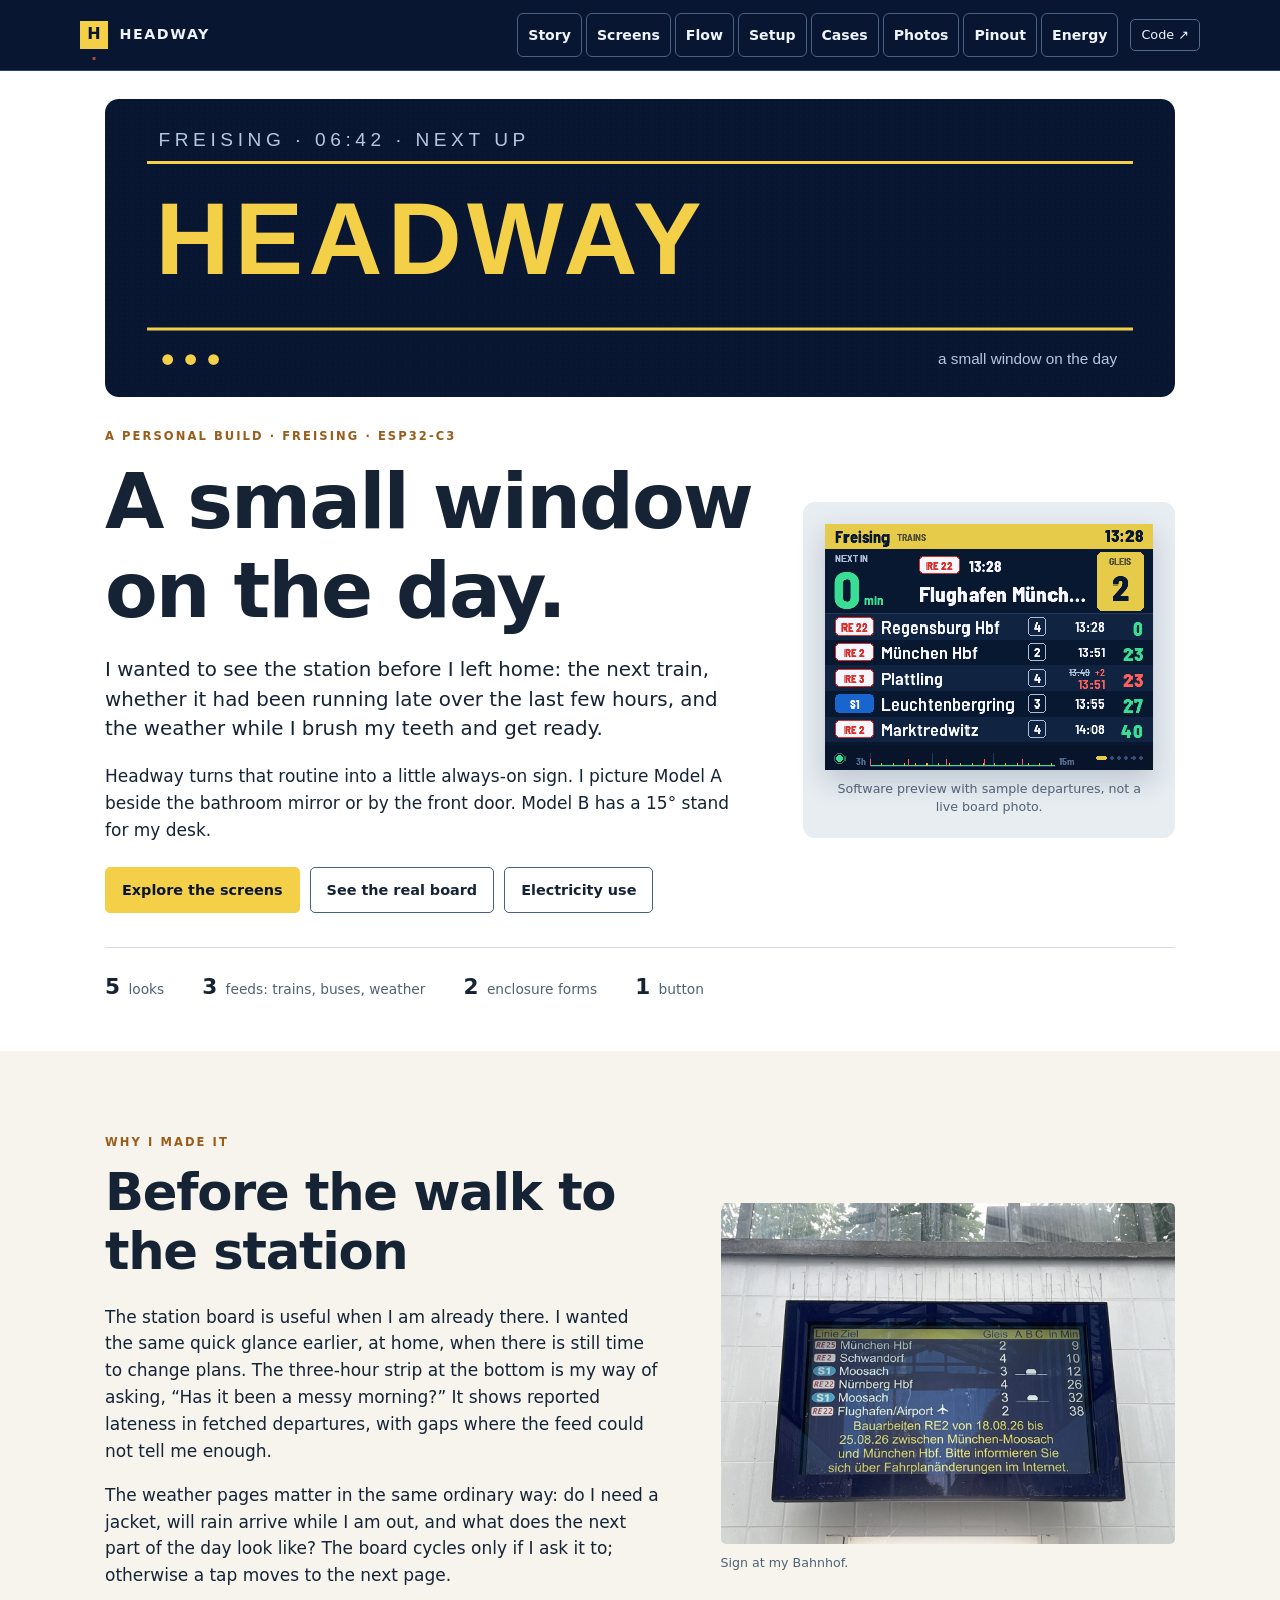
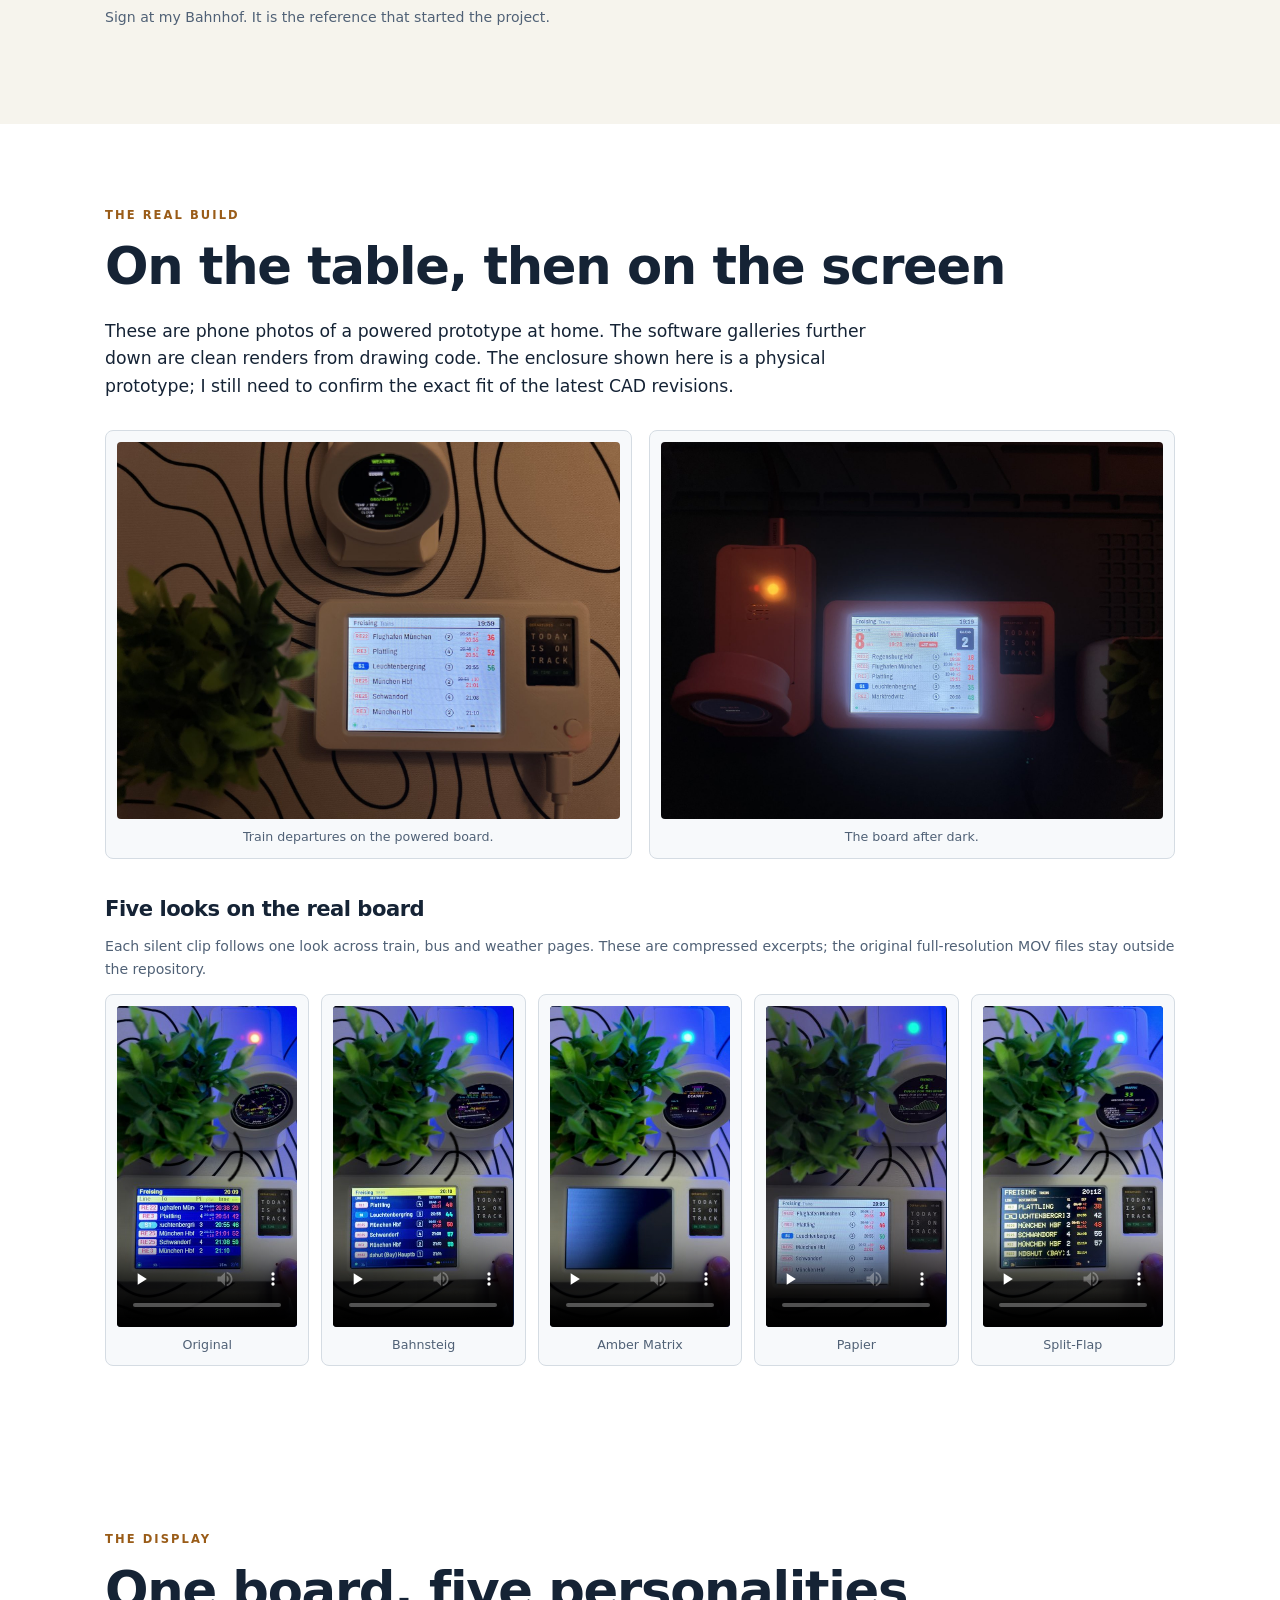
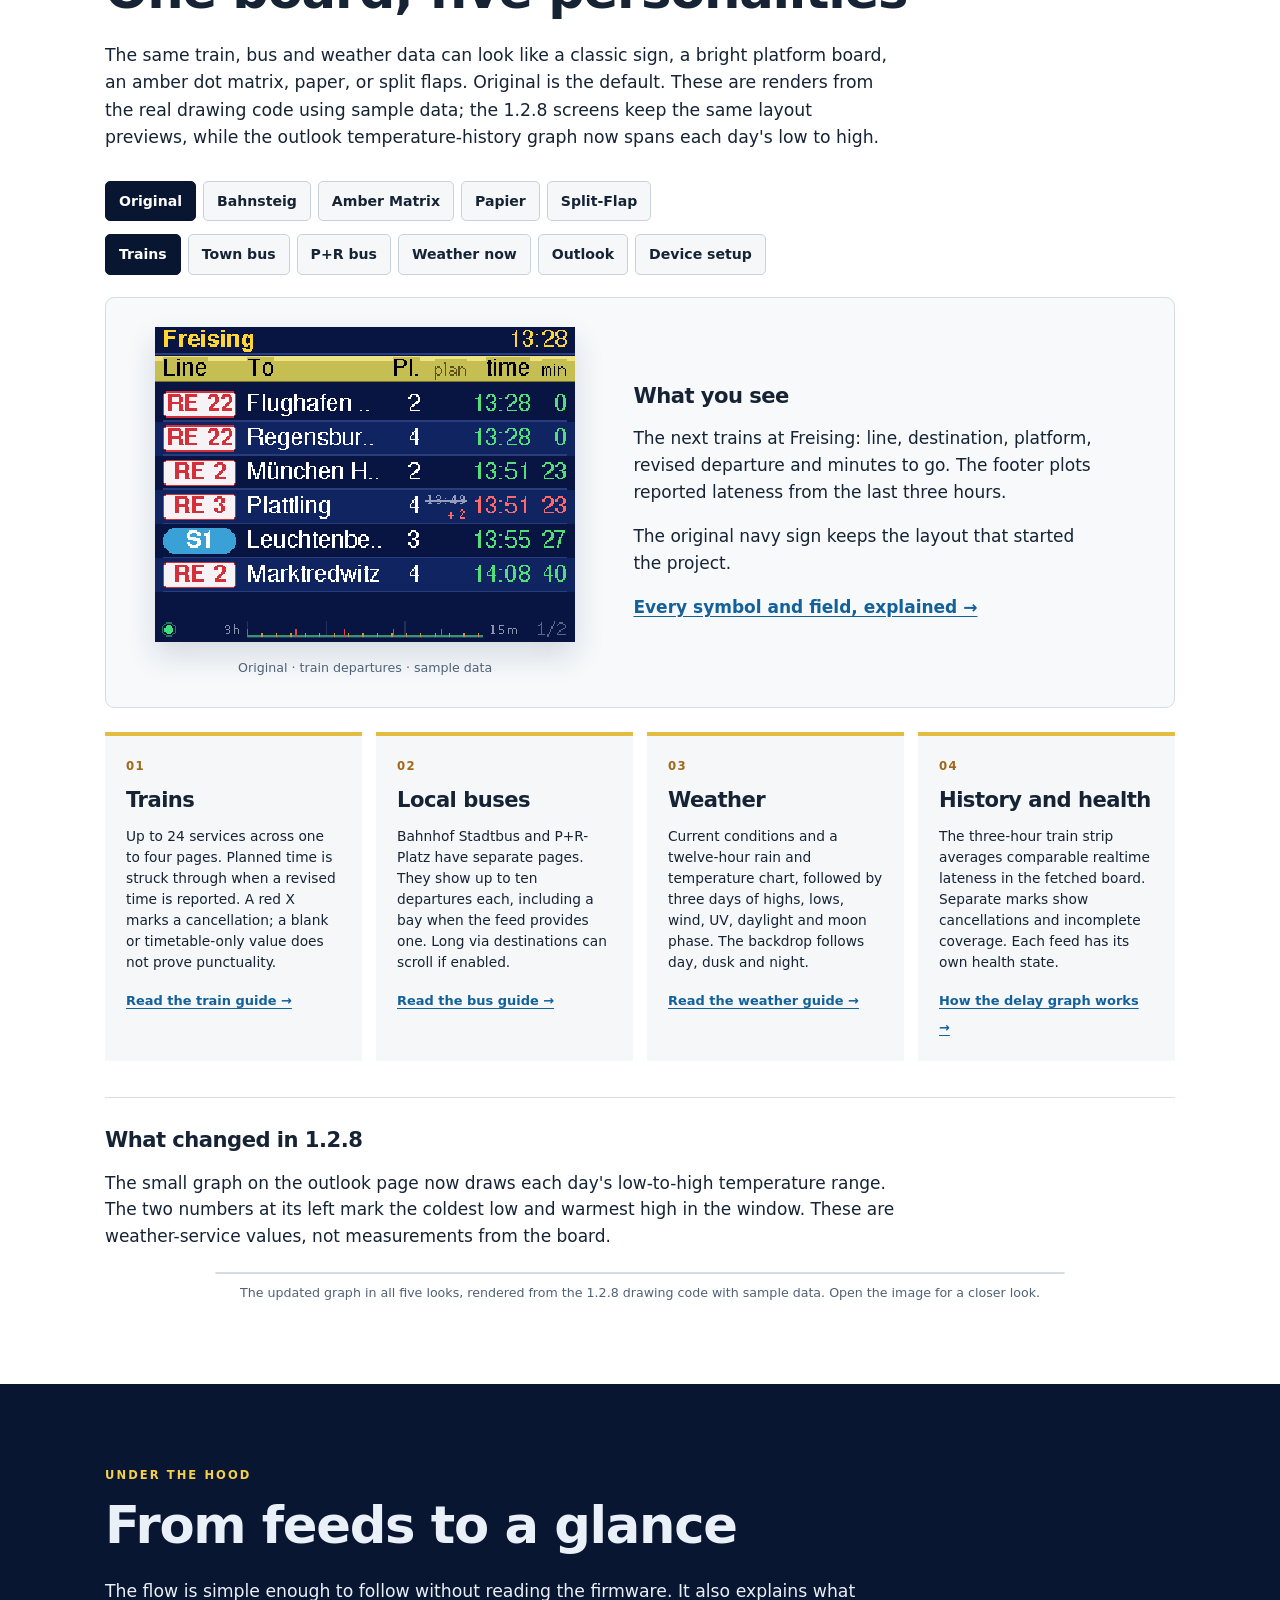
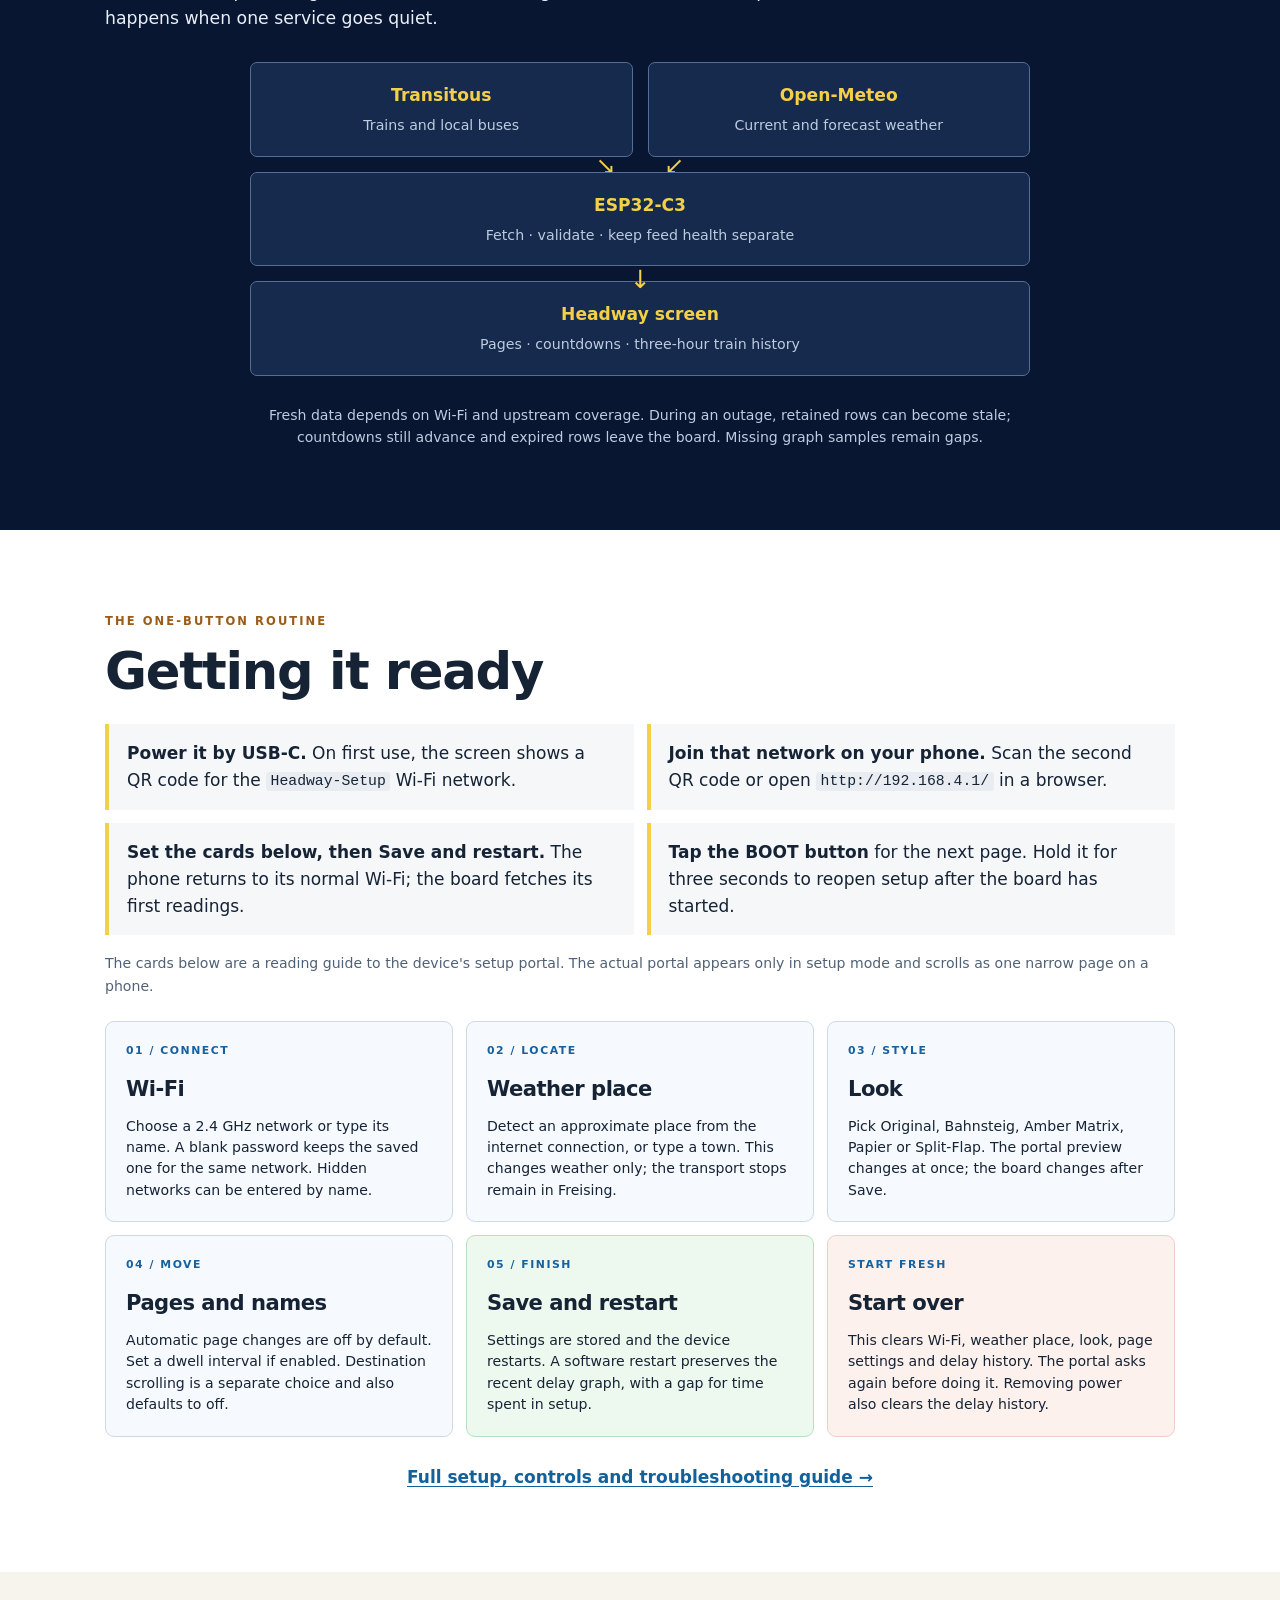
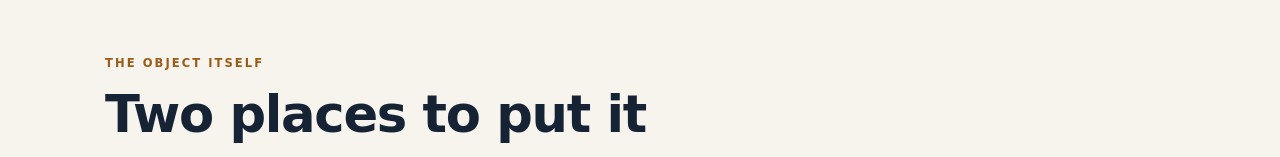
<file: index.html>
<!doctype html><html lang="en"><head><meta charset="utf-8"><meta name="viewport" content="width=device-width, initial-scale=1"><meta http-equiv="refresh" content="0; url=docs/"><title>Headway</title></head><body><p><a href="docs/">Open the Headway project page</a></p></body></html>
</file>
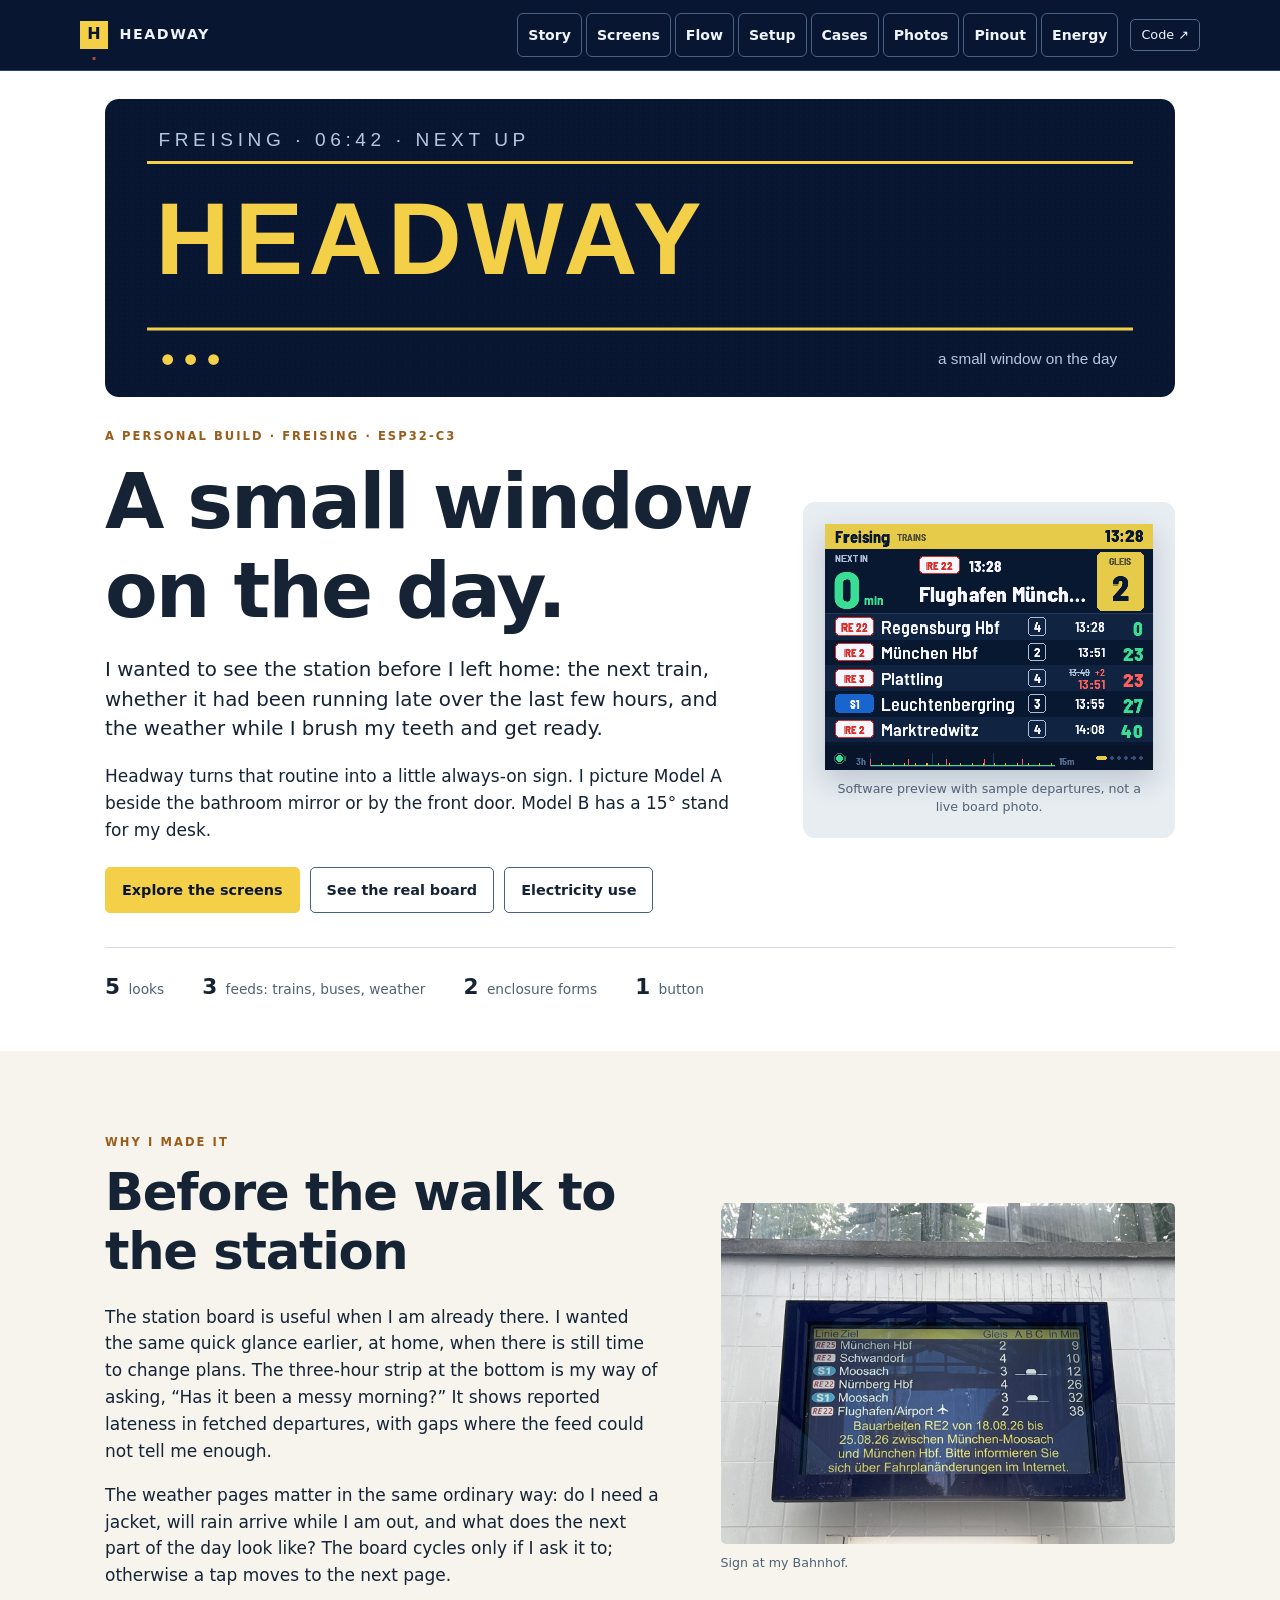
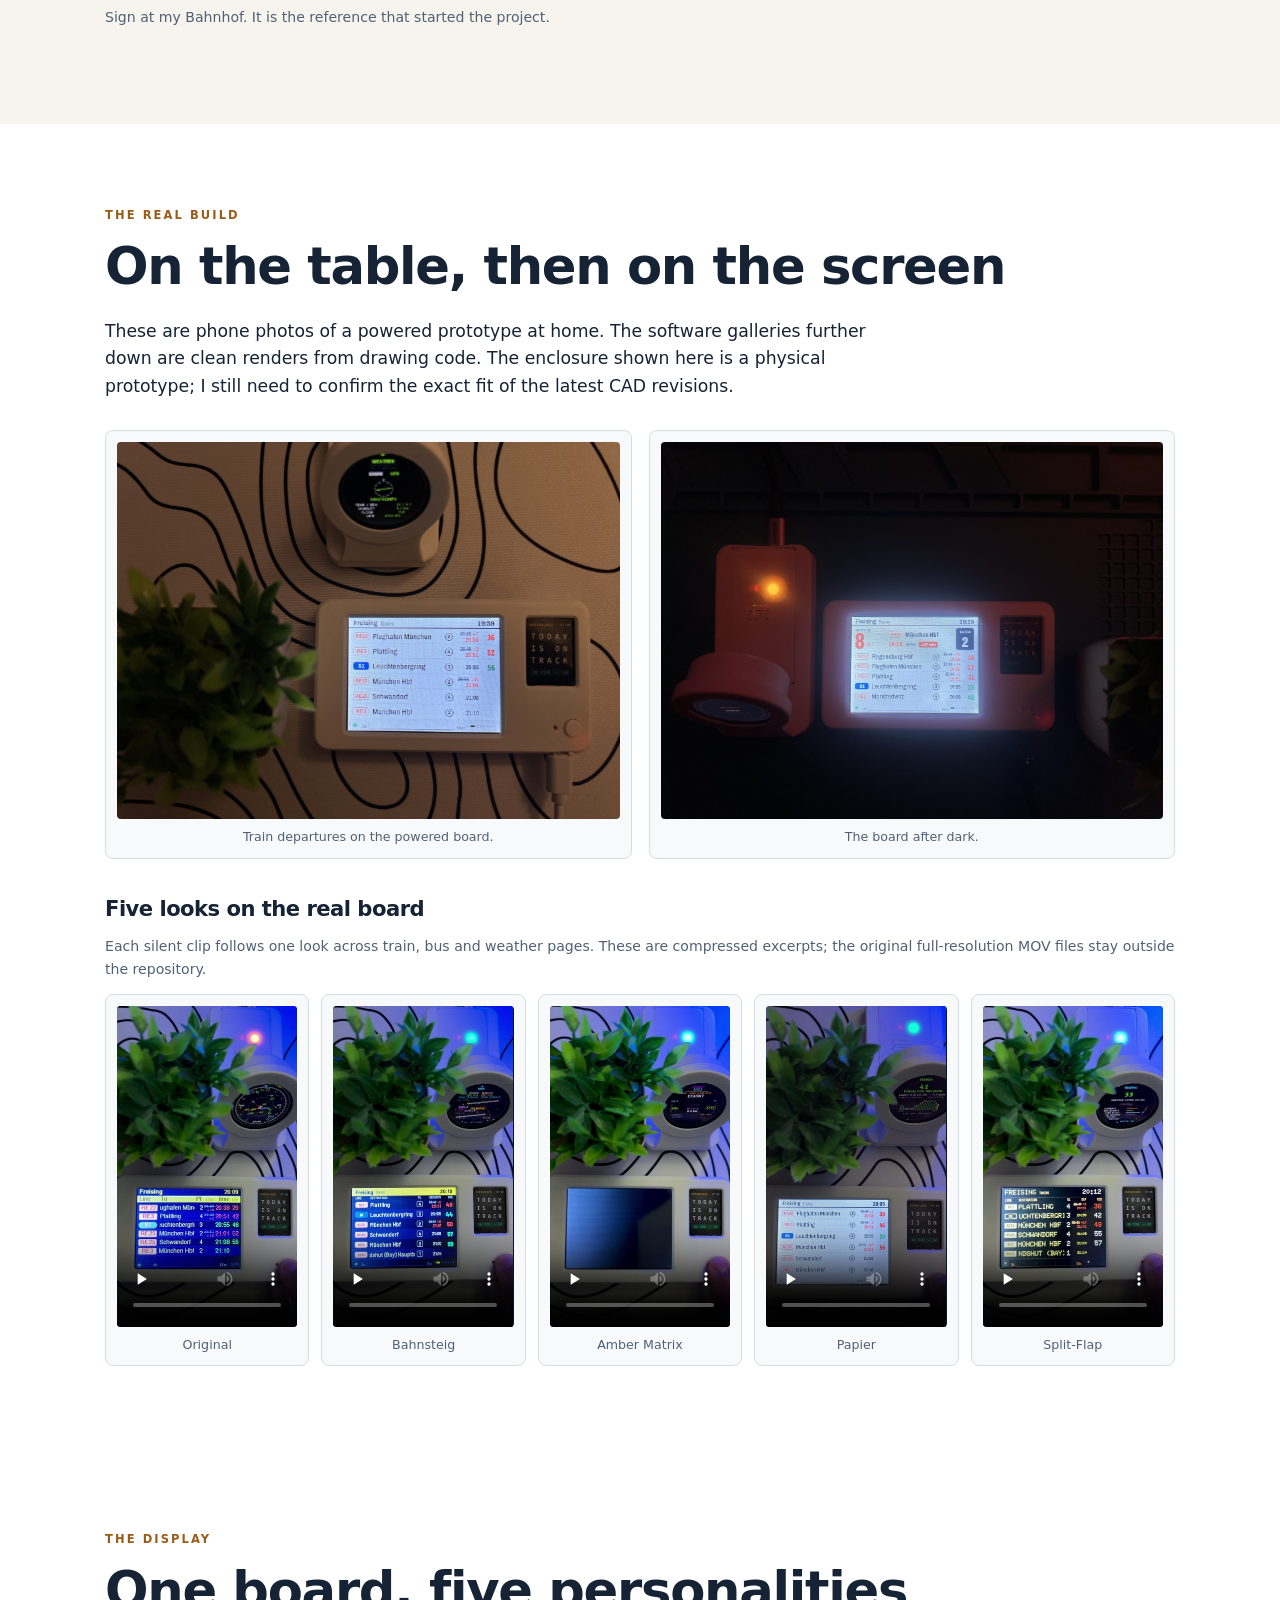
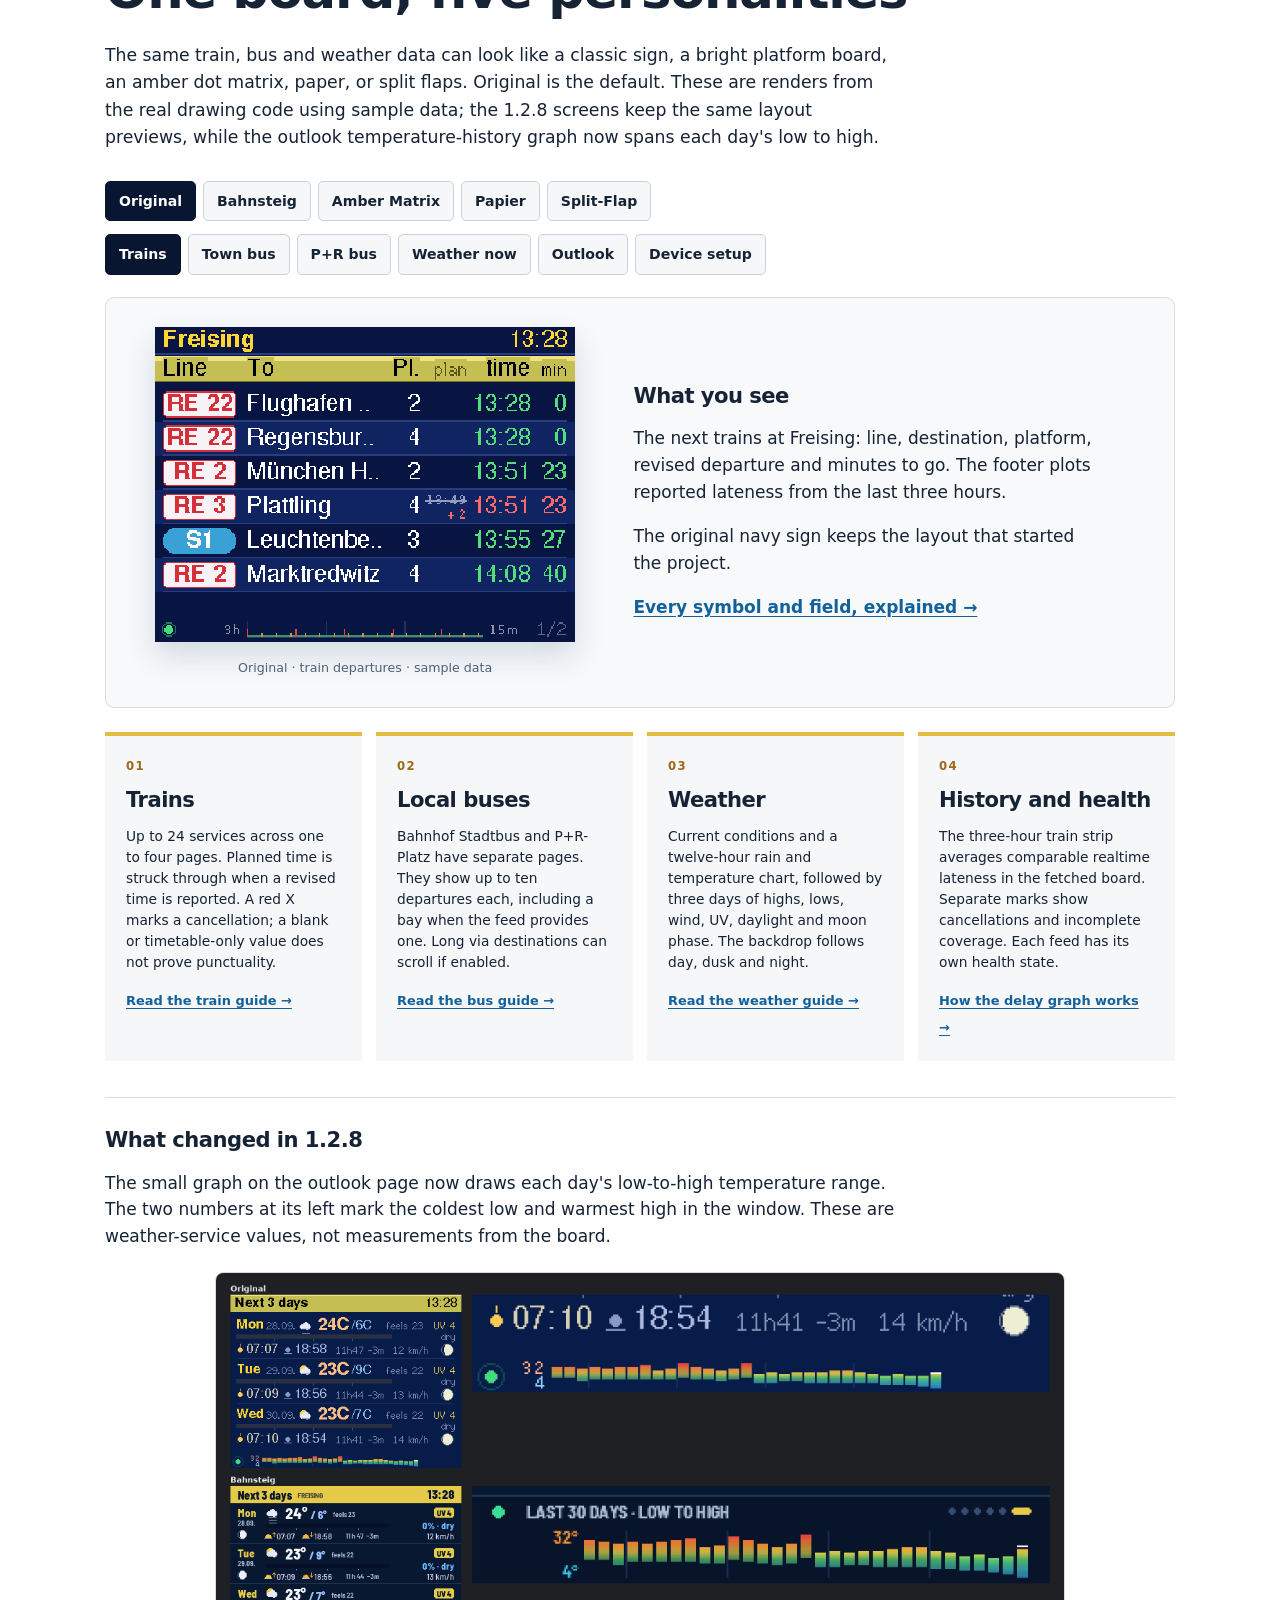
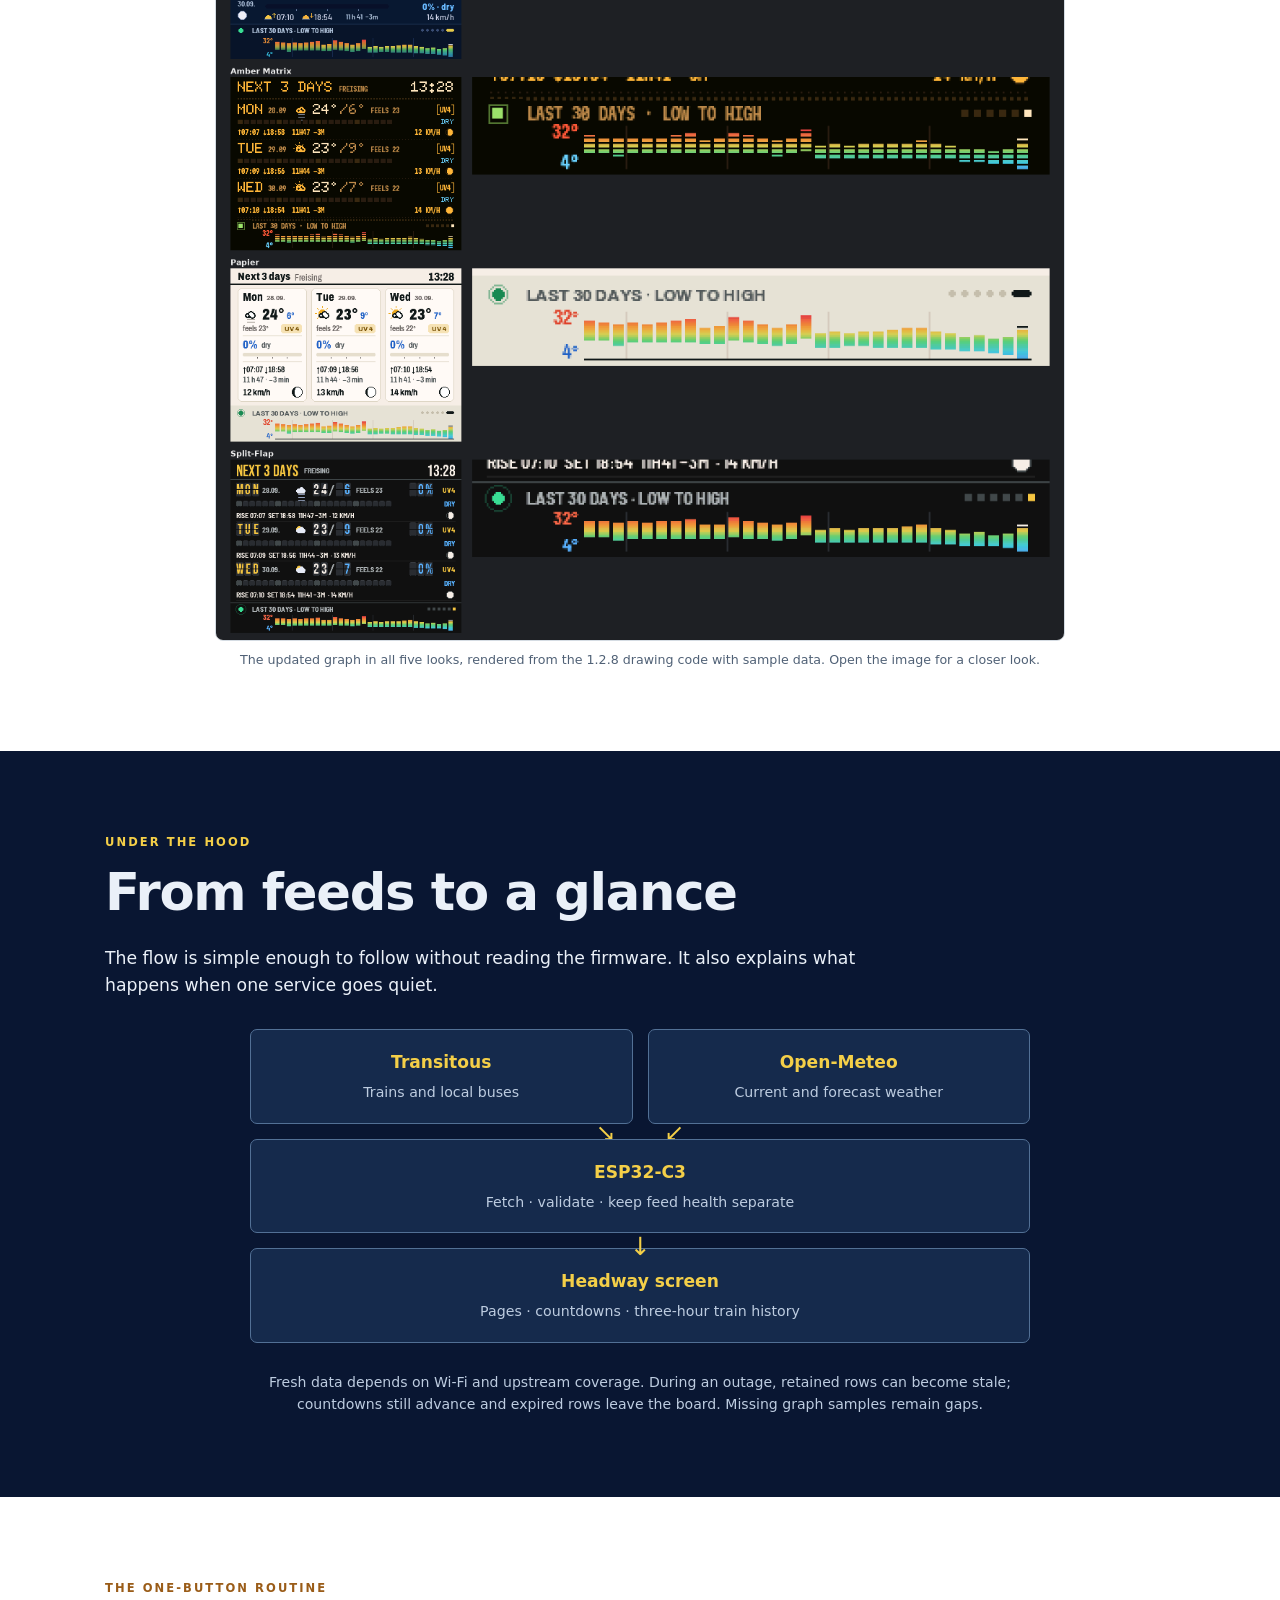
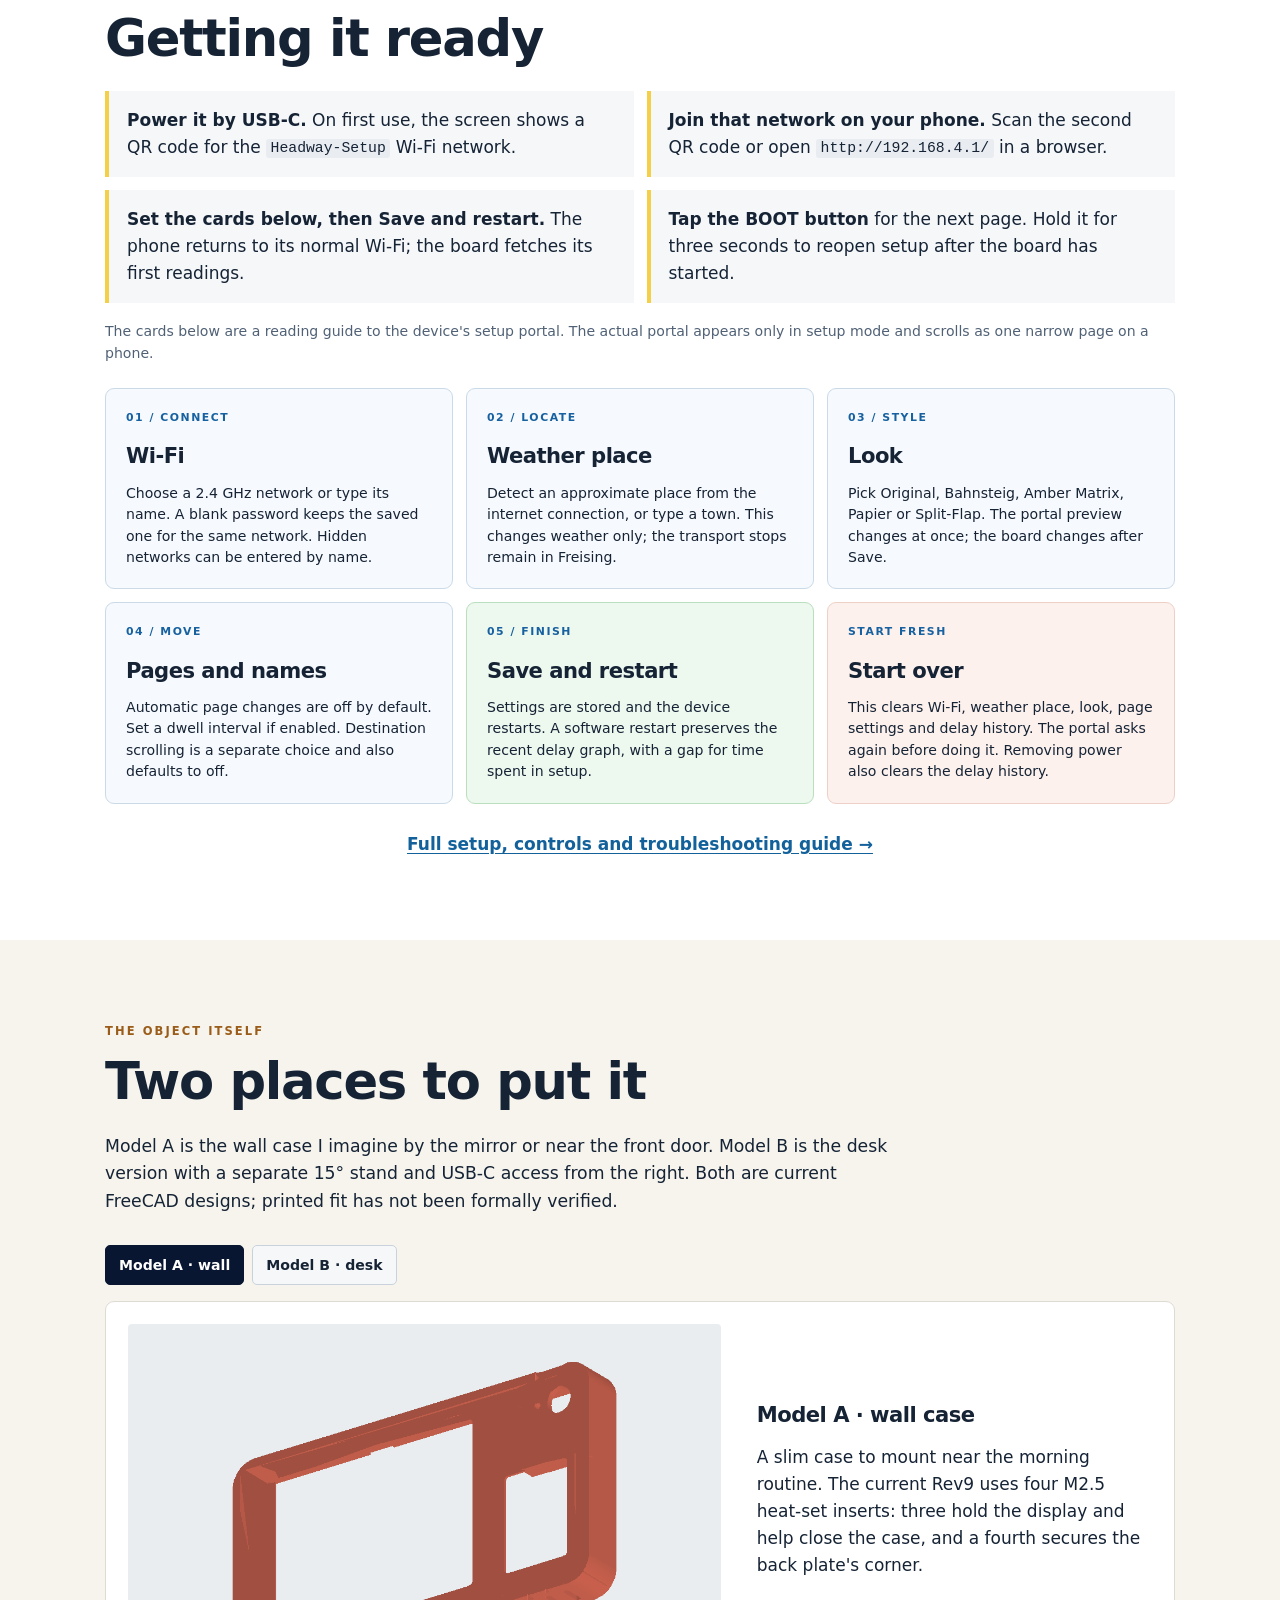
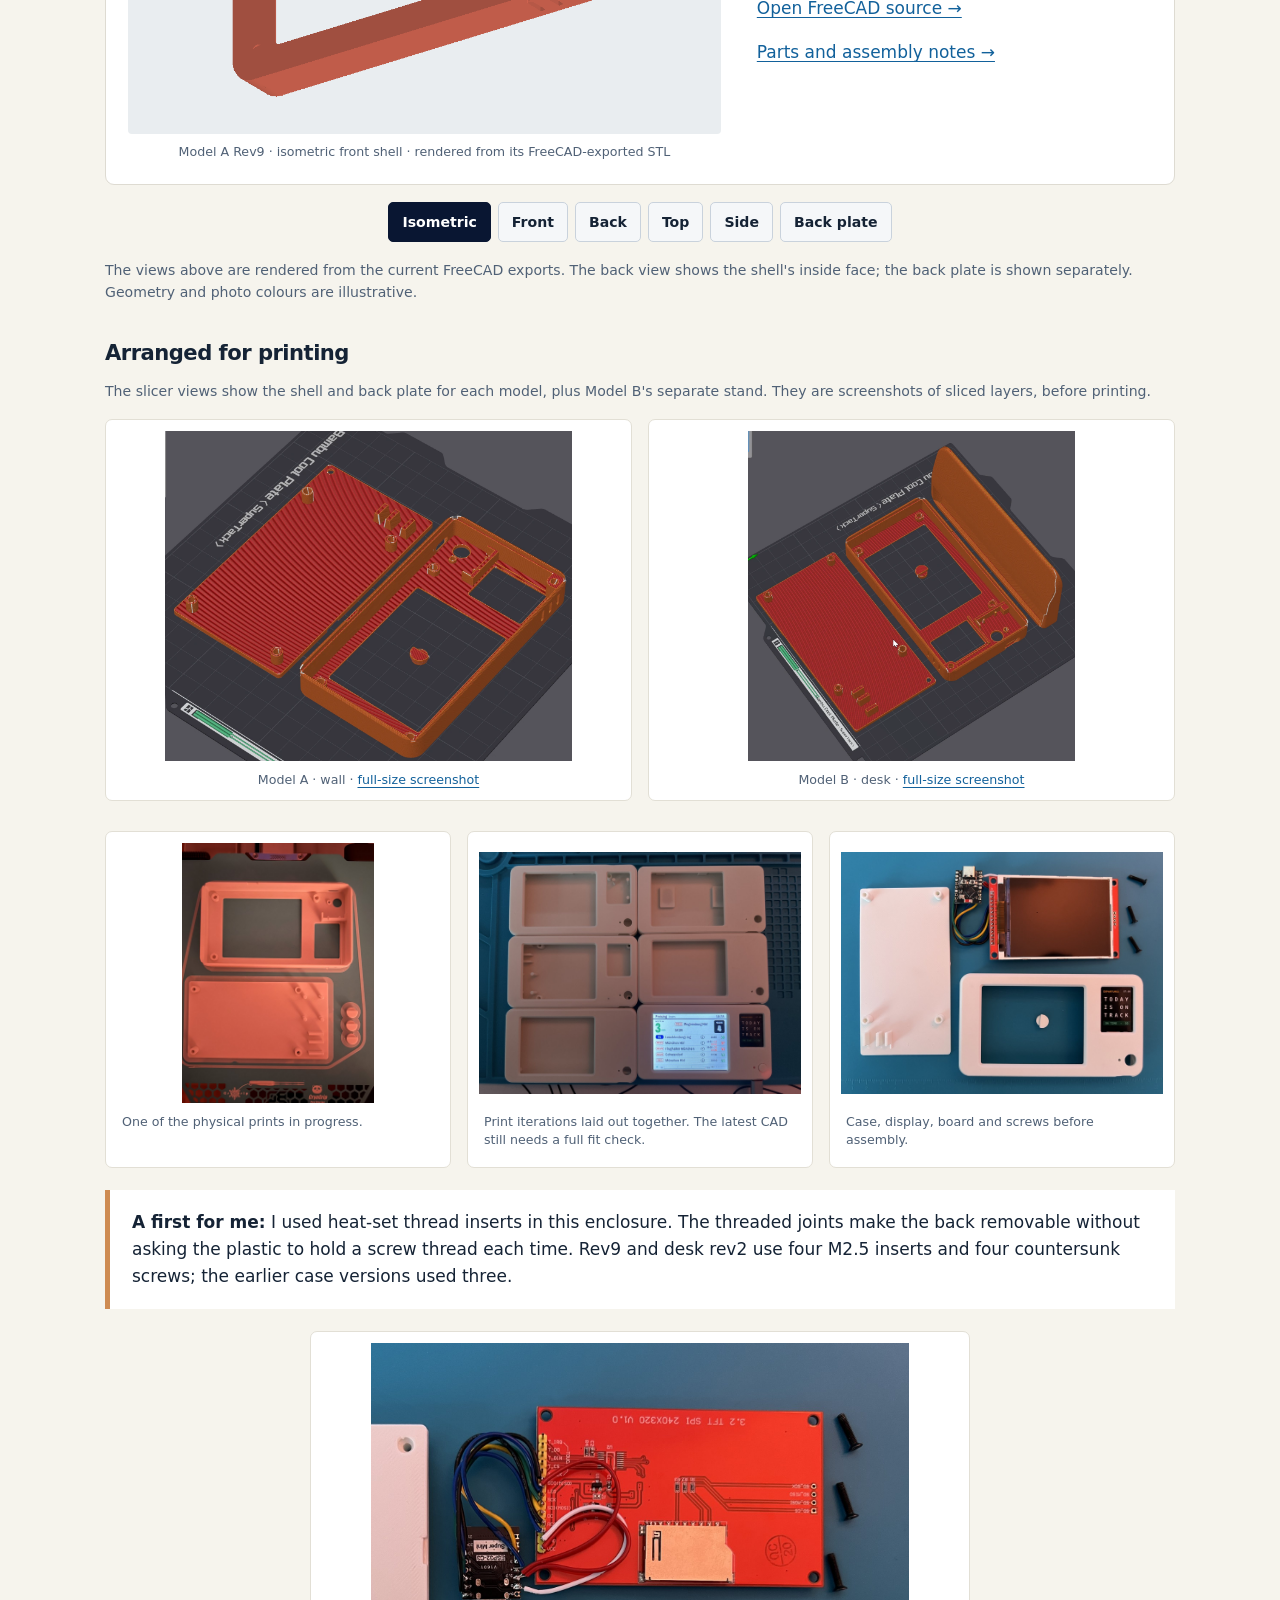
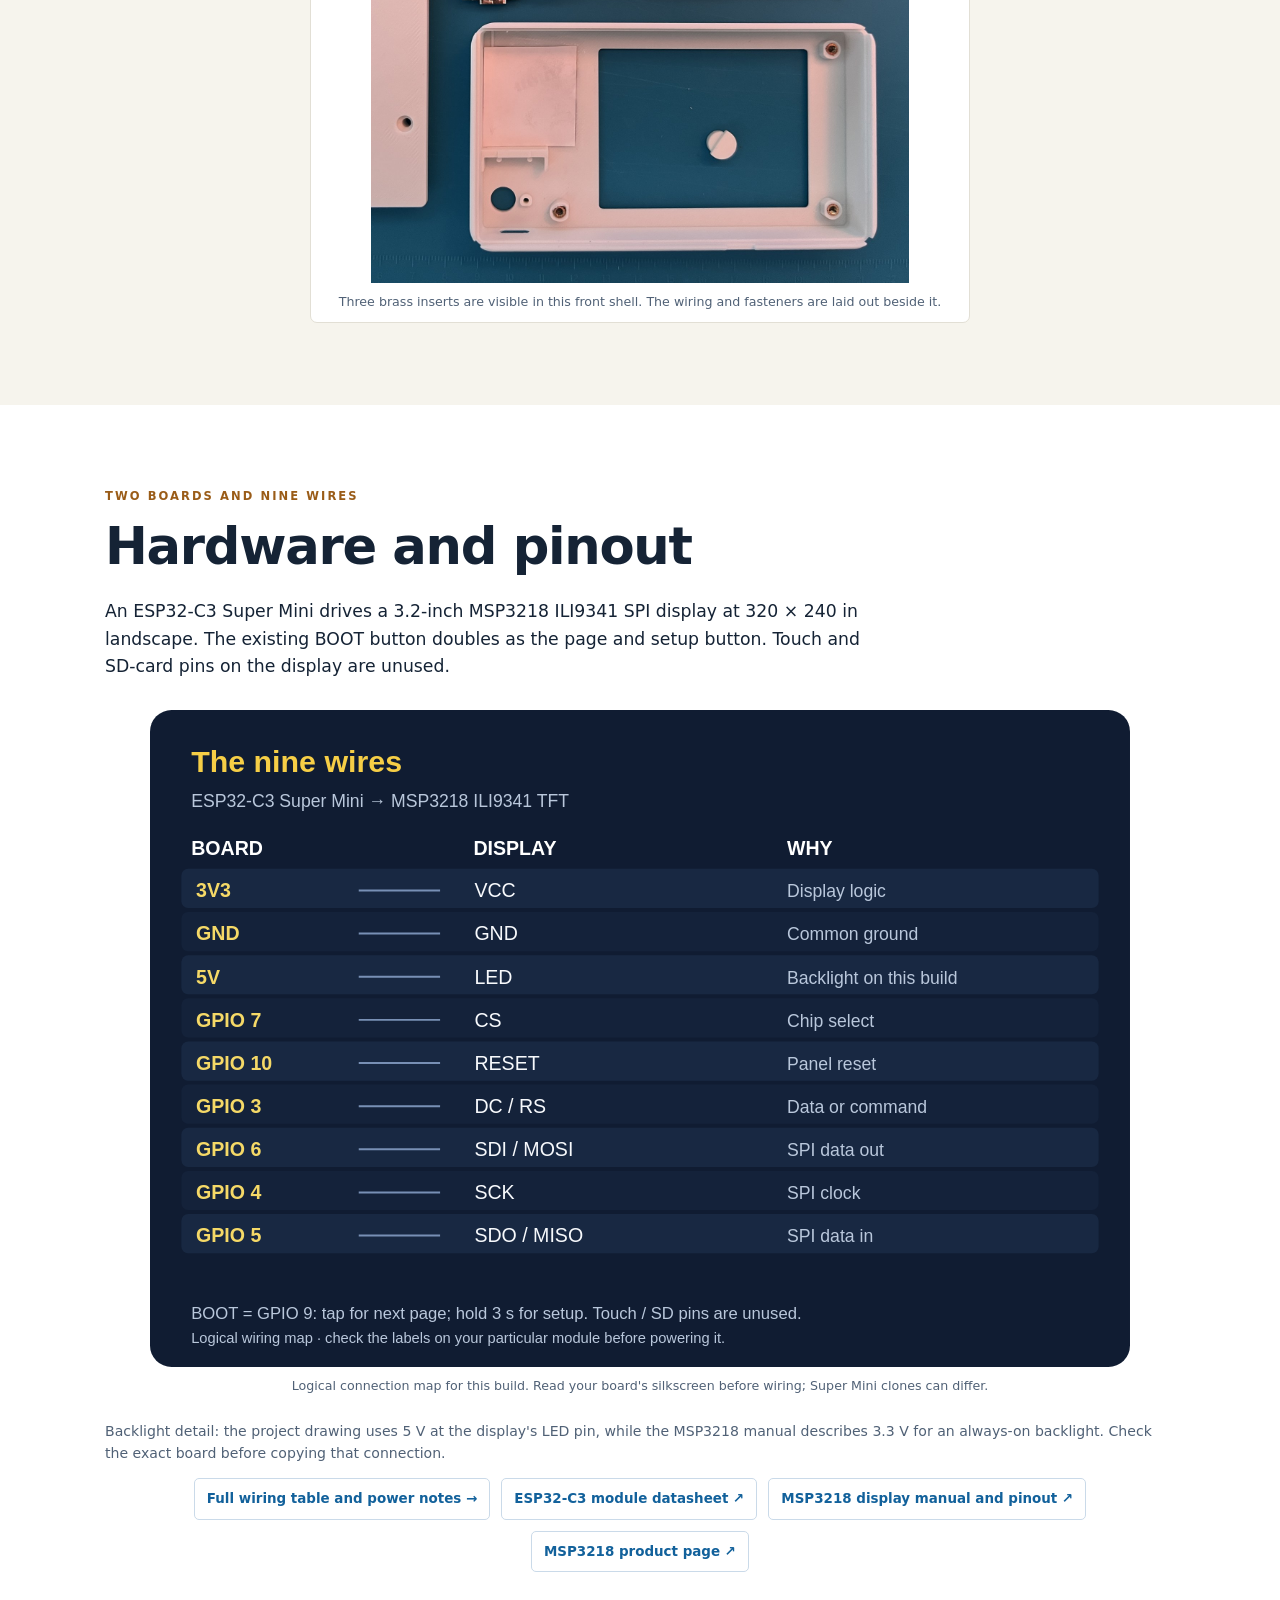
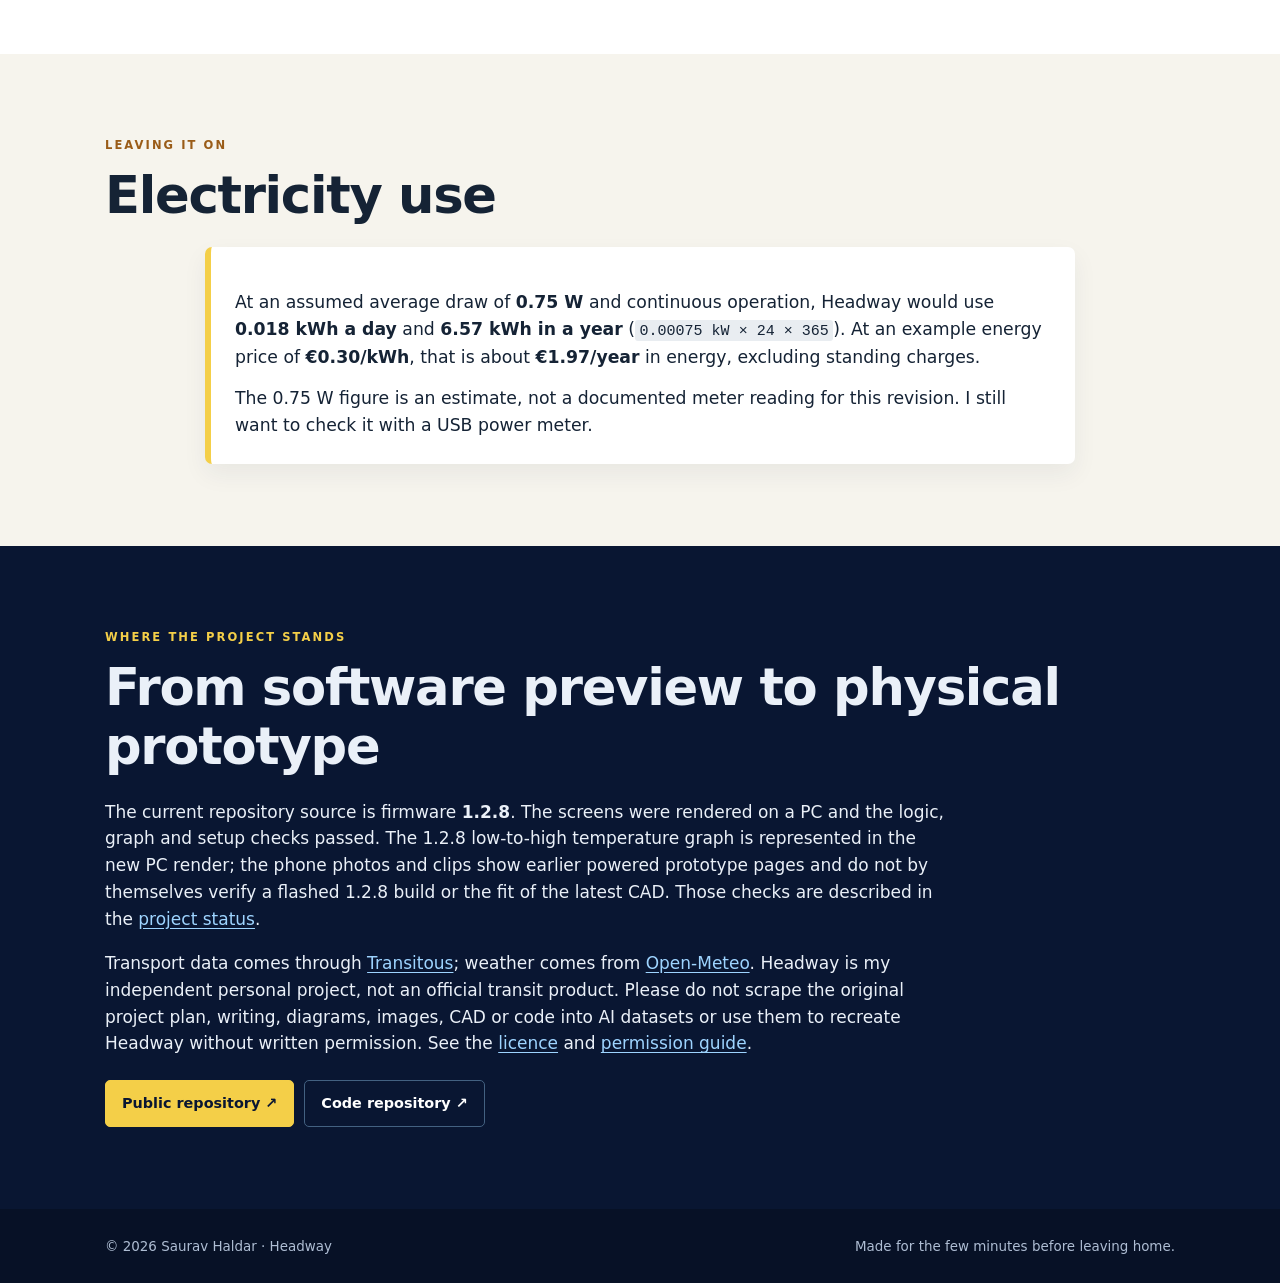
<file: docs/index.html>
<!doctype html>
<html lang="en">
<head>
  <meta charset="utf-8">
  <meta name="viewport" content="width=device-width, initial-scale=1">
  <meta name="theme-color" content="#091632">
  <meta name="description" content="Headway is Saurav Haldar's small Freising train, bus and weather board, built with an ESP32-C3 and a 3.2-inch screen.">
  <title>Headway — a small window on the day</title>
  <link rel="stylesheet" href="style.css">
  <script src="site.js" defer></script>
</head>
<body>
  <a class="skip" href="#main">Skip to content</a>
  <header class="site-header">
    <a class="brand" href="#top" aria-label="Headway, back to top"><span class="brand-mark">H<span>·</span></span> HEADWAY</a>
    <nav aria-label="Main navigation">
      <a href="#story">Story</a><a href="#screens">Screens</a><a href="#flow">Flow</a><a href="#setup">Setup</a><a href="#enclosures">Cases</a><a href="#photos">Photos</a><a href="#hardware">Pinout</a><a href="#energy">Energy</a>
    </nav>
    <a class="header-code" href="https://github.com/haldarsaurav/Headway_code">Code ↗</a>
  </header>
  <main id="main">
    <section id="top" class="hero wrap">
      <img class="banner" src="assets/headway-banner.svg" alt="HEADWAY in a navy and yellow departure-board banner" width="1400" height="390">
      <div class="hero-grid">
        <div>
          <p class="eyebrow">A personal build · Freising · ESP32-C3</p>
          <h1>A small window on the day.</h1>
          <p class="lead">I wanted to see the station before I left home: the next train, whether it had been running late over the last few hours, and the weather while I brush my teeth and get ready.</p>
          <p>Headway turns that routine into a little always-on sign. I picture Model A beside the bathroom mirror or by the front door. Model B has a 15° stand for my desk.</p>
          <div class="actions"><a class="button primary" href="#screens">Explore the screens</a><a class="button" href="#photos">See the real board</a><a class="button" href="#energy">Electricity use</a></div>
        </div>
        <figure class="hero-screen">
          <img src="previews_v1.2.6/A_2_trains.png" alt="Bahnsteig theme showing sample Freising train departures" width="320" height="240">
          <figcaption>Software preview with sample departures, not a live board photo.</figcaption>
        </figure>
      </div>
      <div class="hero-facts" aria-label="At a glance"><span><strong>5</strong> looks</span><span><strong>3</strong> feeds: trains, buses, weather</span><span><strong>2</strong> enclosure forms</span><span><strong>1</strong> button</span></div>
    </section>

    <section id="story" class="section warm">
      <div class="wrap story-grid">
        <div>
          <p class="eyebrow">Why I made it</p><h2>Before the walk to the station</h2>
          <p>The station board is useful when I am already there. I wanted the same quick glance earlier, at home, when there is still time to change plans. The three-hour strip at the bottom is my way of asking, “Has it been a messy morning?” It shows reported lateness in fetched departures, with gaps where the feed could not tell me enough.</p>
          <p>The weather pages matter in the same ordinary way: do I need a jacket, will rain arrive while I am out, and what does the next part of the day look like? The board cycles only if I ask it to; otherwise a tap moves to the next page.</p>
          <p class="small-note">Sign at my Bahnhof. It is the reference that started the project.</p>
        </div>
        <figure><img src="assets/station-reference.jpg" alt="A real departure board at Freising station, photographed as a visual reference" loading="lazy"><figcaption>Sign at my Bahnhof.</figcaption></figure>
      </div>
    </section>

    <section id="photos" class="section wrap">
      <p class="eyebrow">The real build</p><h2>On the table, then on the screen</h2>
      <p class="section-intro">These are phone photos of a powered prototype at home. The software galleries further down are clean renders from drawing code. The enclosure shown here is a physical prototype; I still need to confirm the exact fit of the latest CAD revisions.</p>
      <div class="photo-grid"><figure><img src="assets/powered-board.jpg" alt="Powered Headway prototype showing train departures at home" loading="lazy"><figcaption>Train departures on the powered board.</figcaption></figure><figure><img src="assets/night-board.jpg" alt="Headway prototype lit up after dark" loading="lazy"><figcaption>The board after dark.</figcaption></figure></div>
      <h3 class="clip-heading">Five looks on the real board</h3>
      <p class="small-note">Each silent clip follows one look across train, bus and weather pages. These are compressed excerpts; the original full-resolution MOV files stay outside the repository.</p>
      <div class="clip-grid"><figure><video controls preload="none" playsinline poster="assets/headway-original-poster.jpg" aria-label="Original look on the Headway board"><source src="assets/headway-original.webm" type="video/webm"><a href="assets/headway-original.webm">Open Original clip</a></video><figcaption>Original</figcaption></figure><figure><video controls preload="none" playsinline poster="assets/headway-bahnsteig-poster.jpg" aria-label="Bahnsteig look on the Headway board"><source src="assets/headway-bahnsteig.webm" type="video/webm"><a href="assets/headway-bahnsteig.webm">Open Bahnsteig clip</a></video><figcaption>Bahnsteig</figcaption></figure><figure><video controls preload="none" playsinline poster="assets/headway-amber-matrix-poster.jpg" aria-label="Amber Matrix look on the Headway board"><source src="assets/headway-amber-matrix.webm" type="video/webm"><a href="assets/headway-amber-matrix.webm">Open Amber Matrix clip</a></video><figcaption>Amber Matrix</figcaption></figure><figure><video controls preload="none" playsinline poster="assets/headway-papier-poster.jpg" aria-label="Papier look on the Headway board"><source src="assets/headway-papier.webm" type="video/webm"><a href="assets/headway-papier.webm">Open Papier clip</a></video><figcaption>Papier</figcaption></figure><figure><video controls preload="none" playsinline poster="assets/headway-split-flap-poster.jpg" aria-label="Split-Flap look on the Headway board"><source src="assets/headway-split-flap.webm" type="video/webm"><a href="assets/headway-split-flap.webm">Open Split-Flap clip</a></video><figcaption>Split-Flap</figcaption></figure></div>
    </section>

    <section id="screens" class="section wrap">
      <p class="eyebrow">The display</p><h2>One board, five personalities</h2>
      <p class="section-intro">The same train, bus and weather data can look like a classic sign, a bright platform board, an amber dot matrix, paper, or split flaps. Original is the default. These are renders from the real drawing code using sample data; the 1.2.8 screens keep the same layout previews, while the outlook temperature-history graph now spans each day's low to high.</p>
      <div class="controls" aria-label="Choose a look"><button class="theme-choice active" data-theme="O" aria-pressed="true">Original</button><button class="theme-choice" data-theme="A" aria-pressed="false">Bahnsteig</button><button class="theme-choice" data-theme="B" aria-pressed="false">Amber Matrix</button><button class="theme-choice" data-theme="C" aria-pressed="false">Papier</button><button class="theme-choice" data-theme="F" aria-pressed="false">Split-Flap</button></div>
      <div class="controls secondary" aria-label="Choose a page"><button class="page-choice active" data-page="2_trains" aria-pressed="true">Trains</button><button class="page-choice" data-page="3_stadtbus" aria-pressed="false">Town bus</button><button class="page-choice" data-page="4_pr" aria-pressed="false">P+R bus</button><button class="page-choice" data-page="5_weather" aria-pressed="false">Weather now</button><button class="page-choice" data-page="6_outlook" aria-pressed="false">Outlook</button><button class="page-choice" data-page="8_setup" aria-pressed="false">Device setup</button></div>
      <div class="preview-card"><figure><a id="preview-link" href="previews_v1.2.6/O_2_trains.png"><img id="preview" src="previews_v1.2.6/O_2_trains.png" alt="Original theme, sample train page" width="320" height="240"></a><figcaption id="preview-caption">Original · train departures · sample data</figcaption></figure><div class="preview-notes"><h3>What you see</h3><p id="page-description">The next trains at Freising: line, destination, platform, revised departure and minutes to go. The footer plots reported lateness from the last three hours.</p><p id="theme-description">The original navy sign keeps the layout that started the project.</p><a href="https://github.com/haldarsaurav/Headway/blob/main/docs/FEATURE_GUIDE.md">Every symbol and field, explained →</a></div></div>
      <div class="screen-guide">
        <article><span class="step">01</span><h3>Trains</h3><p>Up to 24 services across one to four pages. Planned time is struck through when a revised time is reported. A red X marks a cancellation; a blank or timetable-only value does not prove punctuality.</p><a href="https://github.com/haldarsaurav/Headway/blob/main/docs/FEATURE_GUIDE.md#train-pages">Read the train guide →</a></article>
        <article><span class="step">02</span><h3>Local buses</h3><p>Bahnhof Stadtbus and P+R-Platz have separate pages. They show up to ten departures each, including a bay when the feed provides one. Long via destinations can scroll if enabled.</p><a href="https://github.com/haldarsaurav/Headway/blob/main/docs/FEATURE_GUIDE.md#bus-pages">Read the bus guide →</a></article>
        <article><span class="step">03</span><h3>Weather</h3><p>Current conditions and a twelve-hour rain and temperature chart, followed by three days of highs, lows, wind, UV, daylight and moon phase. The backdrop follows day, dusk and night.</p><a href="https://github.com/haldarsaurav/Headway/blob/main/docs/FEATURE_GUIDE.md#weather-now">Read the weather guide →</a></article>
        <article><span class="step">04</span><h3>History and health</h3><p>The three-hour train strip averages comparable realtime lateness in the fetched board. Separate marks show cancellations and incomplete coverage. Each feed has its own health state.</p><a href="https://github.com/haldarsaurav/Headway/blob/main/docs/DELAY_GRAPH.md">How the delay graph works →</a></article>
      </div>
      <div class="history-update">
        <h3>What changed in 1.2.8</h3>
        <p>The small graph on the outlook page now draws each day's low-to-high temperature range. The two numbers at its left mark the coldest low and warmest high in the window. These are weather-service values, not measurements from the board.</p>
        <figure><a href="assets/temperature-history-1.2.8.png"><img src="assets/temperature-history-1.2.8.png" alt="All five Headway looks showing the updated 30-day low-to-high temperature history" loading="lazy"></a><figcaption>The updated graph in all five looks, rendered from the 1.2.8 drawing code with sample data. Open the image for a closer look.</figcaption></figure>
      </div>
    </section>

    <section id="flow" class="section dark">
      <div class="wrap"><p class="eyebrow">Under the hood</p><h2>From feeds to a glance</h2><p class="section-intro">The flow is simple enough to follow without reading the firmware. It also explains what happens when one service goes quiet.</p>
        <div class="flow" aria-label="Data flow diagram"><div><strong>Transitous</strong><small>Trains and local buses</small></div><div><strong>Open-Meteo</strong><small>Current and forecast weather</small></div><div class="flow-wide"><strong>ESP32-C3</strong><small>Fetch · validate · keep feed health separate</small></div><div class="flow-wide"><strong>Headway screen</strong><small>Pages · countdowns · three-hour train history</small></div></div>
        <p class="flow-note">Fresh data depends on Wi-Fi and upstream coverage. During an outage, retained rows can become stale; countdowns still advance and expired rows leave the board. Missing graph samples remain gaps.</p>
      </div>
    </section>

    <section id="setup" class="section wrap">
      <p class="eyebrow">The one-button routine</p><h2>Getting it ready</h2>
      <ol class="setup-steps"><li><strong>Power it by USB-C.</strong> On first use, the screen shows a QR code for the <code>Headway-Setup</code> Wi-Fi network.</li><li><strong>Join that network on your phone.</strong> Scan the second QR code or open <code>http://192.168.4.1/</code> in a browser.</li><li><strong>Set the cards below, then Save and restart.</strong> The phone returns to its normal Wi-Fi; the board fetches its first readings.</li><li><strong>Tap the BOOT button</strong> for the next page. Hold it for three seconds to reopen setup after the board has started.</li></ol>
      <p class="small-note">The cards below are a reading guide to the device's setup portal. The actual portal appears only in setup mode and scrolls as one narrow page on a phone.</p>
      <div class="portal-grid">
        <article class="portal-card"><span>01 / connect</span><h3>Wi-Fi</h3><p>Choose a 2.4 GHz network or type its name. A blank password keeps the saved one for the same network. Hidden networks can be entered by name.</p></article>
        <article class="portal-card"><span>02 / locate</span><h3>Weather place</h3><p>Detect an approximate place from the internet connection, or type a town. This changes weather only; the transport stops remain in Freising.</p></article>
        <article class="portal-card"><span>03 / style</span><h3>Look</h3><p>Pick Original, Bahnsteig, Amber Matrix, Papier or Split-Flap. The portal preview changes at once; the board changes after Save.</p></article>
        <article class="portal-card"><span>04 / move</span><h3>Pages and names</h3><p>Automatic page changes are off by default. Set a dwell interval if enabled. Destination scrolling is a separate choice and also defaults to off.</p></article>
        <article class="portal-card save"><span>05 / finish</span><h3>Save and restart</h3><p>Settings are stored and the device restarts. A software restart preserves the recent delay graph, with a gap for time spent in setup.</p></article>
        <article class="portal-card reset"><span>start fresh</span><h3>Start over</h3><p>This clears Wi-Fi, weather place, look, page settings and delay history. The portal asks again before doing it. Removing power also clears the delay history.</p></article>
      </div>
      <p class="more-link"><a href="https://github.com/haldarsaurav/Headway/blob/main/docs/FEATURE_GUIDE.md#boot-controls-and-setup">Full setup, controls and troubleshooting guide →</a></p>
    </section>

    <section id="enclosures" class="section warm">
      <div class="wrap"><p class="eyebrow">The object itself</p><h2>Two places to put it</h2><p class="section-intro">Model A is the wall case I imagine by the mirror or near the front door. Model B is the desk version with a separate 15° stand and USB-C access from the right. Both are current FreeCAD designs; printed fit has not been formally verified.</p>
        <div class="model-tabs"><button class="model-choice active" data-model="A" aria-pressed="true">Model A · wall</button><button class="model-choice" data-model="B" aria-pressed="false">Model B · desk</button></div>
        <div class="model-main"><figure><img id="model-image" src="../enclosure/model_A/rev9/images/isometric.png" alt="Isometric CAD view of Model A wall enclosure front shell" loading="lazy"><figcaption id="model-caption">Model A Rev9 · isometric front shell · rendered from its FreeCAD-exported STL</figcaption></figure><div><h3 id="model-heading">Model A · wall case</h3><p id="model-description">A slim case to mount near the morning routine. The current Rev9 uses four M2.5 heat-set inserts: three hold the display and help close the case, and a fourth secures the back plate's corner.</p><p><a id="model-cad" href="../enclosure/model_A/rev9/Headway_enclosure_rev9.FCStd">Open FreeCAD source →</a></p><p><a id="model-build" href="../enclosure/model_A/rev9/README_REV9.md">Parts and assembly notes →</a></p></div></div>
        <div class="view-choices" aria-label="Choose a CAD view"><button class="view-choice active" data-view="isometric" aria-pressed="true">Isometric</button><button class="view-choice" data-view="front" aria-pressed="false">Front</button><button class="view-choice" data-view="back" aria-pressed="false">Back</button><button class="view-choice" data-view="top" aria-pressed="false">Top</button><button class="view-choice" data-view="side" aria-pressed="false">Side</button><button class="view-choice" data-view="back_plate" aria-pressed="false">Back plate</button><button class="view-choice" data-view="stand" aria-pressed="false" hidden>Stand</button></div>
        <p class="small-note">The views above are rendered from the current FreeCAD exports. The back view shows the shell's inside face; the back plate is shown separately. Geometry and photo colours are illustrative.</p>
        <h3 class="clip-heading">Arranged for printing</h3><p class="small-note">The slicer views show the shell and back plate for each model, plus Model B's separate stand. They are screenshots of sliced layers, before printing.</p>
        <div class="slicer-grid"><figure><a href="../enclosure/slicer/modelA.png"><img src="assets/slicer-model-a.webp" alt="Model A wall shell and back plate arranged on a slicer bed" loading="lazy"></a><figcaption>Model A · wall · <a href="../enclosure/slicer/modelA.png">full-size screenshot</a></figcaption></figure><figure><a href="../enclosure/slicer/modelB.png"><img src="assets/slicer-model-b.webp" alt="Model B desk shell, back plate and stand arranged on a slicer bed" loading="lazy"></a><figcaption>Model B · desk · <a href="../enclosure/slicer/modelB.png">full-size screenshot</a></figcaption></figure></div>
        <div class="print-grid"><figure><img src="assets/print-warm.jpg" alt="Headway case parts on the printer bed under warm light" loading="lazy"><figcaption>One of the physical prints in progress.</figcaption></figure><figure><img src="assets/print-revisions.jpg" alt="Printed Headway enclosure revisions laid out on a blue mat" loading="lazy"><figcaption>Print iterations laid out together. The latest CAD still needs a full fit check.</figcaption></figure><figure><img src="assets/assembly-parts.jpg" alt="Enclosure, display, ESP32-C3 and screws laid out before assembly" loading="lazy"><figcaption>Case, display, board and screws before assembly.</figcaption></figure></div>
        <div class="insert-note"><strong>A first for me:</strong> I used heat-set thread inserts in this enclosure. The threaded joints make the back removable without asking the plastic to hold a screw thread each time. Rev9 and desk rev2 use four M2.5 inserts and four countersunk screws; the earlier case versions used three.</div>
        <figure class="inserts-photo"><img src="assets/thread-inserts.jpg" alt="Assembly view with three brass threaded inserts visible in the white front shell beside an ESP32-C3, display and screws" loading="lazy"><figcaption>Three brass inserts are visible in this front shell. The wiring and fasteners are laid out beside it.</figcaption></figure>
      </div>
    </section>

    <section id="hardware" class="section wrap">
      <p class="eyebrow">Two boards and nine wires</p><h2>Hardware and pinout</h2><p class="section-intro">An ESP32-C3 Super Mini drives a 3.2-inch MSP3218 ILI9341 SPI display at 320 × 240 in landscape. The existing BOOT button doubles as the page and setup button. Touch and SD-card pins on the display are unused.</p>
      <figure class="wiring"><img src="assets/wiring.svg" alt="Logical wiring diagram: display VCC to 3V3, GND to GND, LED to 5V, CS to GPIO7, RESET to GPIO10, DC to GPIO3, MOSI to GPIO6, SCK to GPIO4 and MISO to GPIO5" loading="lazy"><figcaption>Logical connection map for this build. Read your board's silkscreen before wiring; Super Mini clones can differ.</figcaption></figure>
      <p class="small-note">Backlight detail: the project drawing uses 5 V at the display's LED pin, while the MSP3218 manual describes 3.3 V for an always-on backlight. Check the exact board before copying that connection.</p>
      <div class="hardware-links"><a href="https://github.com/haldarsaurav/Headway/blob/main/docs/SCHEMATIC.md">Full wiring table and power notes →</a><a href="https://documentation.espressif.com/esp32-c3-mini-1_datasheet_en.html">ESP32-C3 module datasheet ↗</a><a href="https://www.lcdwiki.com/res/MSP3218/3.2inch_SPI_Module_MSP3218_User_Manual_EN.pdf">MSP3218 display manual and pinout ↗</a><a href="https://www.lcdwiki.com/3.2inch_SPI_Module_ILI9341_SKU:MSP3218">MSP3218 product page ↗</a></div>
    </section>

    <section id="energy" class="section warm"><div class="wrap">
      <p class="eyebrow">Leaving it on</p><h2>Electricity use</h2>
      <div class="energy"><p>At an assumed average draw of <strong>0.75 W</strong> and continuous operation, Headway would use <strong>0.018 kWh a day</strong> and <strong>6.57 kWh in a year</strong> (<code>0.00075 kW × 24 × 365</code>). At an example energy price of <strong>€0.30/kWh</strong>, that is about <strong>€1.97/year</strong> in energy, excluding standing charges.</p><p>The 0.75 W figure is an estimate, not a documented meter reading for this revision. I still want to check it with a USB power meter.</p></div>
    </div></section>

    <section class="section dark last"><div class="wrap"><p class="eyebrow">Where the project stands</p><h2>From software preview to physical prototype</h2><p>The current repository source is firmware <strong>1.2.8</strong>. The screens were rendered on a PC and the logic, graph and setup checks passed. The 1.2.8 low-to-high temperature graph is represented in the new PC render; the phone photos and clips show earlier powered prototype pages and do not by themselves verify a flashed 1.2.8 build or the fit of the latest CAD. Those checks are described in the <a href="https://github.com/haldarsaurav/Headway/blob/main/docs/PROJECT_STATUS.md">project status</a>.</p><p>Transport data comes through <a href="https://transitous.org/">Transitous</a>; weather comes from <a href="https://open-meteo.com/">Open-Meteo</a>. Headway is my independent personal project, not an official transit product. Please do not scrape the original project plan, writing, diagrams, images, CAD or code into AI datasets or use them to recreate Headway without written permission. See the <a href="https://github.com/haldarsaurav/Headway/blob/main/LICENSE">licence</a> and <a href="https://github.com/haldarsaurav/Headway/blob/main/docs/PERMISSIONS.md">permission guide</a>.</p><div class="actions"><a class="button primary" href="https://github.com/haldarsaurav/Headway">Public repository ↗</a><a class="button" href="https://github.com/haldarsaurav/Headway_code">Code repository ↗</a></div></div></section>
  </main>
  <footer><div class="wrap">© 2026 Saurav Haldar · Headway <span>Made for the few minutes before leaving home.</span></div></footer>
</body>
</html>
</file>
<file: docs/style.css>
:root{--navy:#091632;--navy2:#132746;--ink:#152335;--muted:#506176;--yellow:#f4cf48;--paper:#f6f4ed;--line:#d5dce3;--blue:#1761a0;--max:1120px}*{box-sizing:border-box}html{scroll-behavior:smooth}body{margin:0;color:var(--ink);background:#fff;font:17px/1.58 system-ui,-apple-system,Segoe UI,Arial,sans-serif}img{max-width:100%;height:auto}a{color:#12619b;text-underline-offset:3px}a:hover{text-decoration-thickness:2px}button{font:inherit}figure{margin:0}figcaption{font-size:.79rem;color:var(--muted);line-height:1.45;margin-top:.6rem}.wrap{max-width:var(--max);padding:0 25px;margin:0 auto}.skip{position:absolute;left:-9999px;top:8px;background:var(--yellow);padding:10px;z-index:10}.skip:focus{left:10px}.site-header{background:var(--navy);color:#fff;display:flex;align-items:center;gap:28px;padding:13px max(25px,calc((100vw - var(--max))/2));position:sticky;top:0;z-index:5;border-bottom:1px solid #294365}.site-header a{color:#eff4fc;text-decoration:none}.brand{font-weight:850;letter-spacing:.11em;white-space:nowrap;font-size:.89rem}.brand-mark{display:inline-grid;place-items:center;background:var(--yellow);color:var(--navy);width:28px;height:28px;margin-right:5px;font-size:1rem;letter-spacing:0}.brand-mark span{color:#a84c35}.site-header nav{display:flex;gap:17px;margin-left:auto}.site-header nav a{font-size:.81rem;white-space:nowrap}.site-header nav a:hover,.header-code:hover{color:var(--yellow)}.header-code{border:1px solid #526987;border-radius:5px;padding:5px 10px;white-space:nowrap;font-size:.8rem}.hero{padding-top:28px;padding-bottom:46px}.banner{width:100%;display:block;border-radius:12px}.hero-grid{display:grid;grid-template-columns:minmax(0,1.4fr) minmax(270px,.8fr);gap:48px;align-items:center;padding-top:30px}.eyebrow{text-transform:uppercase;font-size:.72rem;font-weight:800;letter-spacing:.18em;color:#9a5c18;margin:0 0 12px}h1,h2,h3{line-height:1.16;letter-spacing:-.025em}h1{font-size:clamp(2.8rem,6vw,5.1rem);margin:0 0 18px;max-width:660px}h2{font-size:clamp(2.1rem,4vw,3.4rem);margin:0 0 22px}h3{font-size:1.32rem;margin:0 0 12px}.lead{font-size:1.24rem;line-height:1.48}.hero-grid p{max-width:670px}.actions{display:flex;flex-wrap:wrap;gap:10px;margin-top:23px}.button{display:inline-block;border:1px solid #436181;background:transparent;color:inherit;text-decoration:none;padding:11px 16px;border-radius:5px;font-weight:750;font-size:.9rem}.button:hover{transform:translateY(-1px)}.button.primary{background:var(--yellow);color:var(--navy);border-color:var(--yellow)}.hero-screen{background:#e7edf1;text-align:center;padding:22px;border-radius:12px}.hero-screen img{display:block;width:min(100%,400px);image-rendering:pixelated;margin:auto;box-shadow:0 11px 26px #20324d35}.hero-screen figcaption{text-align:center}.hero-facts{display:flex;flex-wrap:wrap;gap:12px 38px;border-top:1px solid var(--line);padding-top:22px;margin-top:34px;font-size:.86rem;color:var(--muted)}.hero-facts strong{font-size:1.35rem;color:var(--ink);margin-right:4px}.section{padding-top:82px;padding-bottom:82px;scroll-margin-top:75px}.section.warm{background:var(--paper)}.section.dark{background:var(--navy);color:#eaf0f8}.dark .eyebrow{color:var(--yellow)}.dark a{color:#9ed4ff}.section-intro{max-width:790px;font-size:1.08rem;margin:0 0 30px}.story-grid{display:grid;grid-template-columns:1.1fr .9fr;gap:60px;align-items:center}.story-grid figure img{width:100%;border-radius:5px;display:block}.small-note{font-size:.88rem;color:var(--muted)}.controls{display:flex;flex-wrap:wrap;gap:7px;margin:0 0 13px}.controls button,.model-tabs button,.view-choices button{border:1px solid #c9d2dc;background:#f5f7f9;color:var(--ink);padding:8px 13px;border-radius:5px;cursor:pointer;font-weight:700;font-size:.88rem}.controls button:hover,.model-tabs button:hover,.view-choices button:hover{border-color:#55779d}.controls button.active,.model-tabs button.active,.view-choices button.active{background:var(--navy);color:#fff;border-color:var(--navy)}.controls.secondary{margin-bottom:22px}.secondary button{font-weight:600}.preview-card{display:grid;grid-template-columns:minmax(280px,.9fr) minmax(270px,1fr);gap:38px;align-items:center;border:1px solid var(--line);border-radius:9px;padding:29px;background:#f7f9fb}.preview-card figure{text-align:center}.preview-card figure img{width:min(100%,420px);image-rendering:pixelated;box-shadow:0 14px 28px #23395b28}.preview-card figcaption{text-align:center}.preview-notes{max-width:470px}.preview-notes a,.screen-guide a,.more-link a,.hardware-links a{font-weight:750}.screen-guide{display:grid;grid-template-columns:repeat(4,1fr);gap:14px;margin-top:24px}.screen-guide article{border-top:4px solid #e3bd42;background:#f5f7f9;padding:21px}.screen-guide p{font-size:.86rem;line-height:1.52}.screen-guide a{font-size:.81rem}.step{font-size:.73rem;font-weight:800;letter-spacing:.12em;color:#a16817;display:block;margin-bottom:13px}.flow{display:grid;grid-template-columns:repeat(2,minmax(0,1fr));gap:15px;max-width:780px;margin:auto}.flow>div{border:1px solid #527095;border-radius:7px;padding:19px 22px;background:#152a4c;text-align:center;position:relative}.flow strong{display:block;font-size:1.07rem;color:var(--yellow)}.flow small{display:block;color:#bdcce0;margin-top:5px}.flow-wide{grid-column:1/-1}.flow-wide:not(:last-child):after{content:'↓';position:absolute;bottom:-34px;left:calc(50% - 10px);font-size:25px;color:var(--yellow);z-index:1}.flow>div:nth-child(1):after,.flow>div:nth-child(2):after{content:'↘';position:absolute;bottom:-30px;right:16px;color:var(--yellow);font-size:24px}.flow>div:nth-child(2):after{content:'↙';left:16px;right:auto}.flow-note{max-width:750px;margin:28px auto 0;text-align:center;color:#bdcce0;font-size:.88rem}.setup-steps{counter-reset:setup;list-style:none;padding:0;display:grid;grid-template-columns:repeat(2,1fr);gap:13px}.setup-steps li{background:#f5f7f9;border-left:4px solid var(--yellow);padding:16px 18px}.portal-grid{display:grid;grid-template-columns:repeat(3,minmax(0,1fr));gap:13px;margin-top:24px}.portal-card{border:1px solid #cadae9;border-radius:9px;background:#f6f9fd;padding:20px}.portal-card span{display:block;color:#1761a0;font-size:.68rem;text-transform:uppercase;letter-spacing:.14em;font-weight:850;margin-bottom:18px}.portal-card p{font-size:.88rem;line-height:1.52;margin-bottom:0}.portal-card.save{background:#edf8ef;border-color:#badfbe}.portal-card.reset{background:#fcf1ed;border-color:#efd0c7}.more-link{text-align:center;margin:27px 0 0}.model-tabs{display:flex;gap:8px;margin-bottom:16px}.model-main{display:grid;grid-template-columns:1.2fr .8fr;gap:36px;align-items:center;background:#fff;border:1px solid #dedbd2;border-radius:9px;padding:22px}.model-main figure{text-align:center}.model-main img{display:block;width:100%;border-radius:4px}.model-main figcaption{text-align:center}.view-choices{display:flex;flex-wrap:wrap;gap:7px;justify-content:center;margin:17px 0}.view-choices button[hidden]{display:none}.print-grid{display:grid;grid-template-columns:1fr 1fr;gap:16px;margin-top:30px}.print-grid figure{background:#fff;padding:11px;border:1px solid #e2dfd5;border-radius:7px}.print-grid img{display:block;width:100%;aspect-ratio:1.55;object-fit:cover}.print-grid figcaption{padding:0 5px 7px}.insert-note{padding:19px 22px;border-left:5px solid #ce8b52;background:#fff;margin-top:22px}.wiring{max-width:980px;margin:25px auto;text-align:center}.wiring img{display:block;width:100%;border-radius:9px}.hardware-links{display:flex;gap:11px;flex-wrap:wrap;justify-content:center}.hardware-links a{border:1px solid #cadae9;padding:9px 12px;border-radius:5px;text-decoration:none;font-size:.84rem}.energy{background:#f4f7f9;padding:24px;margin-top:32px;border-radius:7px}.energy p{margin-bottom:0}.last p{max-width:840px}.last .button{color:#fff}.last .button.primary{color:var(--navy)}footer{background:#071126;color:#aebdd3;padding:27px 0;font-size:.84rem}footer .wrap{display:flex;justify-content:space-between;gap:15px}code{font-size:.87em;background:#e9edf1;padding:.1em .3em;border-radius:3px}.dark code{background:#20365a}@media(max-width:900px){.site-header{flex-wrap:wrap;gap:10px}.site-header nav{order:3;width:100%;justify-content:space-between;gap:8px;overflow:auto}.header-code{margin-left:auto}.hero-grid,.story-grid,.preview-card,.model-main{gap:24px}.screen-guide{grid-template-columns:repeat(2,1fr)}.portal-grid{grid-template-columns:repeat(2,1fr)}}@media(max-width:650px){body{font-size:16px}.wrap{padding:0 18px}.site-header{padding:10px 18px;position:static}.site-header nav a{font-size:.76rem}.hero{padding-top:13px}.banner{border-radius:6px}.hero-grid,.story-grid,.preview-card,.model-main{grid-template-columns:1fr}.hero-grid{padding-top:20px}.hero-screen{max-width:440px;margin:auto;width:100%}.hero-facts{gap:9px 20px}.section{padding-top:58px;padding-bottom:58px;scroll-margin-top:15px}.section-intro{font-size:1rem}.setup-steps,.portal-grid,.print-grid{grid-template-columns:1fr}.screen-guide{grid-template-columns:1fr 1fr}.screen-guide article{padding:15px}.screen-guide p{font-size:.81rem}.model-main{padding:12px}.flow{gap:11px}.flow>div{padding:15px 8px}.hardware-links{justify-content:stretch}.hardware-links a{width:100%}footer .wrap{display:block}footer span{display:block;margin-top:6px}}@media(max-width:420px){.screen-guide{grid-template-columns:1fr}.brand{font-size:.78rem}.header-code{font-size:.72rem}.site-header nav{gap:16px}.hero-facts span{min-width:43%}}

/* Navigation and new build photos */
.site-header{gap:12px}
.site-header nav{gap:4px}
.site-header nav a{display:inline-flex;align-items:center;justify-content:center;min-height:44px;padding:9px 10px;border:1px solid #49627f;border-radius:6px;font-size:.88rem;font-weight:700}
.site-header nav a:hover,.site-header nav a:focus-visible{background:#203b61;color:var(--yellow);outline-offset:2px}
.photo-grid{display:grid;grid-template-columns:repeat(2,minmax(0,1fr));gap:17px}
.photo-grid figure,.clip-grid figure{background:#f7f9fb;border:1px solid var(--line);padding:11px;border-radius:8px;text-align:center}
.photo-grid img{display:block;width:100%;aspect-ratio:4/3;object-fit:cover;border-radius:4px}
.clip-heading{margin:38px 0 7px}
.clip-grid{display:grid;grid-template-columns:repeat(4,minmax(0,1fr));gap:12px}
.clip-grid img{display:block;width:100%;aspect-ratio:16/9;object-fit:cover;border-radius:4px}
.energy{max-width:870px;margin:0 auto;background:#fff;border-left:6px solid var(--yellow);box-shadow:0 10px 25px #20324d10;font-size:1.08rem}
.energy p+p{margin-top:14px}
@media(max-width:900px){.site-header nav{justify-content:flex-start;flex-wrap:wrap;overflow:visible}.clip-grid{grid-template-columns:repeat(2,minmax(0,1fr))}}
@media(max-width:650px){.site-header{position:static}.site-header nav{display:grid;grid-template-columns:repeat(4,minmax(0,1fr));gap:5px}.site-header nav a{font-size:.77rem;min-height:44px;padding:7px 3px;text-align:center;white-space:normal}.photo-grid{grid-template-columns:1fr}.clip-grid{grid-template-columns:repeat(2,minmax(0,1fr))}.clip-grid figure{padding:5px}.energy{padding:20px;font-size:1rem}}
.print-grid{grid-template-columns:repeat(3,minmax(0,1fr))}
@media(max-width:650px){.print-grid{grid-template-columns:1fr}}
.print-grid img{height:260px;aspect-ratio:auto;object-fit:contain;margin:0 auto;background:#fff}
.clip-grid{grid-template-columns:repeat(5,minmax(0,1fr))}
.clip-grid video{display:block;width:100%;aspect-ratio:9/16;object-fit:contain;background:#091632;border-radius:4px}
.slicer-grid{display:grid;grid-template-columns:repeat(2,minmax(0,1fr));gap:16px;margin-top:17px}
.slicer-grid figure{background:#fff;border:1px solid #e2dfd5;border-radius:7px;padding:11px;text-align:center}
.slicer-grid img{display:block;width:100%;height:330px;object-fit:contain;margin:auto}
.inserts-photo{max-width:660px;margin:22px auto 0;padding:11px;background:#fff;border:1px solid #e2dfd5;border-radius:7px;text-align:center}
.inserts-photo img{display:block;width:100%;max-height:540px;object-fit:contain}
@media(max-width:900px){.clip-grid{grid-template-columns:repeat(3,minmax(0,1fr))}}
@media(max-width:650px){.clip-grid,.slicer-grid{grid-template-columns:repeat(2,minmax(0,1fr))}.slicer-grid img{height:250px}}
@media(max-width:420px){.slicer-grid{grid-template-columns:1fr}.slicer-grid img{height:auto}}
.history-update{margin-top:36px;padding-top:30px;border-top:1px solid var(--line)}
.history-update p{max-width:790px}
.history-update figure{max-width:850px;margin:22px auto 0;text-align:center}
.history-update img{display:block;width:100%;height:auto;border:1px solid var(--line);border-radius:8px}
</file>
